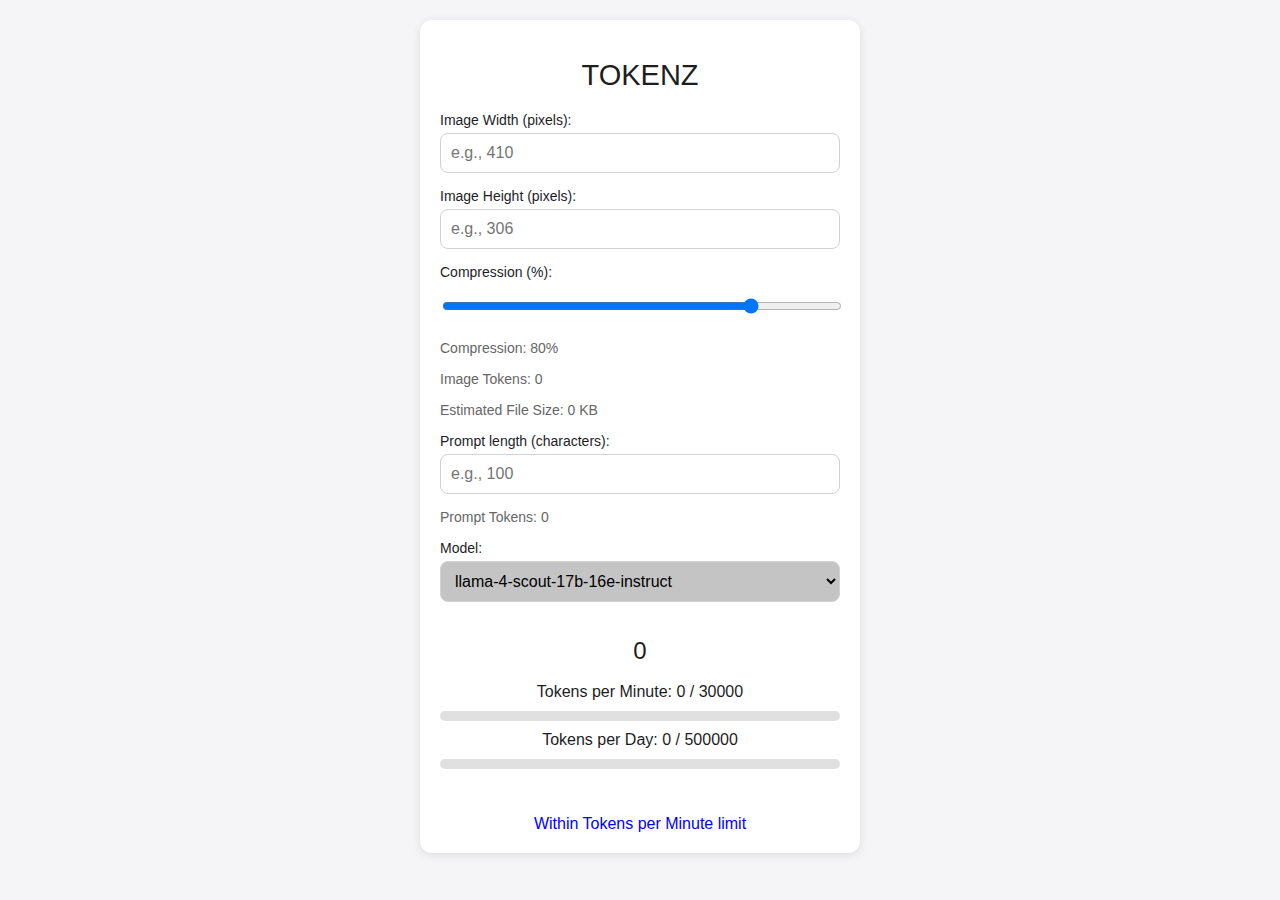
<file: calc.html>
<!DOCTYPE html>
<html lang="en">
<head>
    <meta charset="UTF-8">
    <meta name="viewport" content="width=device-width, initial-scale=1.0">
    <title>Groq Token Calculator</title>
    <style>
        body {
            font-family: -apple-system, BlinkMacSystemFont, 'SF Pro Display', sans-serif;
            margin: 20px;
            background-color: #f5f5f7;
            color: #1d1d1f;
        }
        .container {
            max-width: 400px;
            margin: 0 auto;
            background: white;
            padding: 20px;
            border-radius: 12px;
            box-shadow: 0 2px 10px rgba(0,0,0,0.1);
        }
        h1 {
            text-align: center;
            font-weight: 300;
        }
        label {
            display: block;
            margin-bottom: 5px;
            font-size: 14px;
            font-family: 'SF Pro Text', -apple-system, sans-serif;
        }
        input {
            width: 100%;
            border: 1px solid #d1d1d6;
            border-radius: 8px;
            padding: 10px;
            font-size: 16px;
            box-sizing: border-box;
            margin-bottom: 15px;
        }
        input:focus, select:focus {
            outline: none;
            border-color: #007aff;
            box-shadow: 0 0 0 2px rgba(0,122,255,0.2);
        }
        select {
            width: 100%;
            border: 1px solid #d1d1d6;
            border-radius: 8px;
            padding: 10px;
            font-size: 16px;
            box-sizing: border-box;
            margin-bottom: 15px;
            background-color: #C4C4C4;
        }
        button {
            width: 100%;
            background: #007aff;
            color: white;
            border: none;
            border-radius: 8px;
            padding: 12px;
            font-size: 16px;
            cursor: pointer;
        }
        button:hover {
            background: #0056cc;
        }
        #result {
            margin-top: 20px;
            text-align: center;
            font-size: 16px;
            font-family: 'SF Pro Text', -apple-system, sans-serif;
        }
        .progress-bar {
            width: 100%;
            height: 10px;
            background: #e0e0e0;
            border-radius: 5px;
            overflow: hidden;
            margin: 10px 0;
        }
        .progress {
            height: 100%;
            border-radius: 10px;
            transition: width 0.3s;
        }
        .red .progress {
            background: red;
        }
        .orange .progress {
            background: orange;
        }
        .blue .progress {
            background: blue;
        }
        #jpgTokens, #promptTokens {
            font-family: 'SF Pro Text', -apple-system, sans-serif;
        }
    </style>
</head>
<body>
    <div class="container">
        <h1 style="font-size: 29px; font-weight: 500; font-family: 'SF Pro Text', -apple-system, sans-serif;">TOKENZ</h1>
        <label for="imageWidth">Image Width (pixels):</label>
        <input type="number" id="imageWidth" placeholder="e.g., 410" oninput="updateTokens()">
        
        <label for="imageHeight">Image Height (pixels):</label>
        <input type="number" id="imageHeight" placeholder="e.g., 306" oninput="updateTokens()">

        <label for="compression">Compression (%):</label>
        <input type="range" id="compression" min="0" max="100" value="80" oninput="updateTokens()">
        <div id="compressionValue" style="margin-bottom: 15px; font-size: 14px; color: #666;">Compression: 80%</div>

        <div id="jpgTokens" style="margin-bottom: 15px; font-size: 14px; color: #666;">Image Tokens: 0</div>
        <div id="fileSize" style="margin-bottom: 15px; font-size: 14px; color: #666;">Estimated File Size: 0 KB</div>

        <label for="promptChars">Prompt length (characters):</label>
        <input type="number" id="promptChars" placeholder="e.g., 100" oninput="updateTokens()">
        <div id="promptTokens" style="margin-bottom: 15px; font-size: 14px; color: #666;">Prompt Tokens: 0</div>

        <label for="model">Model:</label>
        <select id="model" onchange="updateTokens()">
            <option value="scout">llama-4-scout-17b-16e-instruct</option>
            <option value="maverick">llama-4-maverick-17b-128e-instruct</option>
        </select>
        
        <div id="result"></div>
    </div>

    <script>
        function updateTokens() {
            const width = parseInt(document.getElementById('imageWidth').value) || 0;
            const height = parseInt(document.getElementById('imageHeight').value) || 0;
            const compression = parseInt(document.getElementById('compression').value) || 0;
            const promptChars = parseInt(document.getElementById('promptChars').value) || 0;

            // Update compression display
            document.getElementById('compressionValue').innerText = `Compression: ${compression}%`;

            // Estimated file size based on quality (higher % = higher quality = lower compression ratio)
            const quality = compression;
            const compressionRatio = 1 + (15 * (100 - quality) / 100);
            const fileSizeKB = Math.ceil((width * height * 3) / (compressionRatio * 1024));

            // Image tokens based on compressed file size (approximated factor)
            const imageTokens = Math.ceil(fileSizeKB * 30);
            const promptTokens = Math.ceil(promptChars / 4);

            document.getElementById('jpgTokens').innerText = `Image Tokens: ${imageTokens}`;
            document.getElementById('fileSize').innerText = `Estimated File Size: ${fileSizeKB} KB`;
            document.getElementById('promptTokens').innerText = `Prompt Tokens: ${promptTokens}`;
            calculate();
        }

        function calculate() {
            const imageTokens = parseInt(document.getElementById('jpgTokens').innerText.split(': ')[1]) || 0;
            const promptTokens = parseInt(document.getElementById('promptTokens').innerText.split(': ')[1]) || 0;
            const totalTokens = imageTokens + promptTokens;
            const model = document.getElementById('model').value;
            let tpm, tpd;
            if (model === 'scout') {
                tpm = 30000;
                tpd = 500000;
            } else {
                tpm = 6000;
                tpd = 500000;
            }
            const tpmPercent = Math.min((totalTokens / tpm) * 100, 100);
            const tpdPercent = Math.min((totalTokens / tpd) * 100, 100);
            let resultText = `<span style="font-size: 24px; font-weight: 500; font-family: 'SF Pro Text', -apple-system, sans-serif;">${totalTokens}</span><br><br>`;
            resultText += `Tokens per Minute: ${totalTokens} / ${tpm}<br>`;
            resultText += `<div class="progress-bar red"><div class="progress" style="width: ${tpmPercent}%"></div></div>`;
            resultText += `Tokens per Day: ${totalTokens} / ${tpd}<br>`;
            resultText += `<div class="progress-bar blue"><div class="progress" style="width: ${tpdPercent}%"></div></div>`;
            resultText += '<br><br>';
            if (totalTokens > tpm) {
                resultText += '<span style="color: red;">Exceeds Tokens per Minute limit!</span>';
            } else {
                resultText += '<span style="color: blue;">Within Tokens per Minute limit</span>';
            }
            document.getElementById('result').innerHTML = resultText;
        }

        window.onload = function() {
            updateTokens();
        };
    </script>
</body>
</html>
</file>
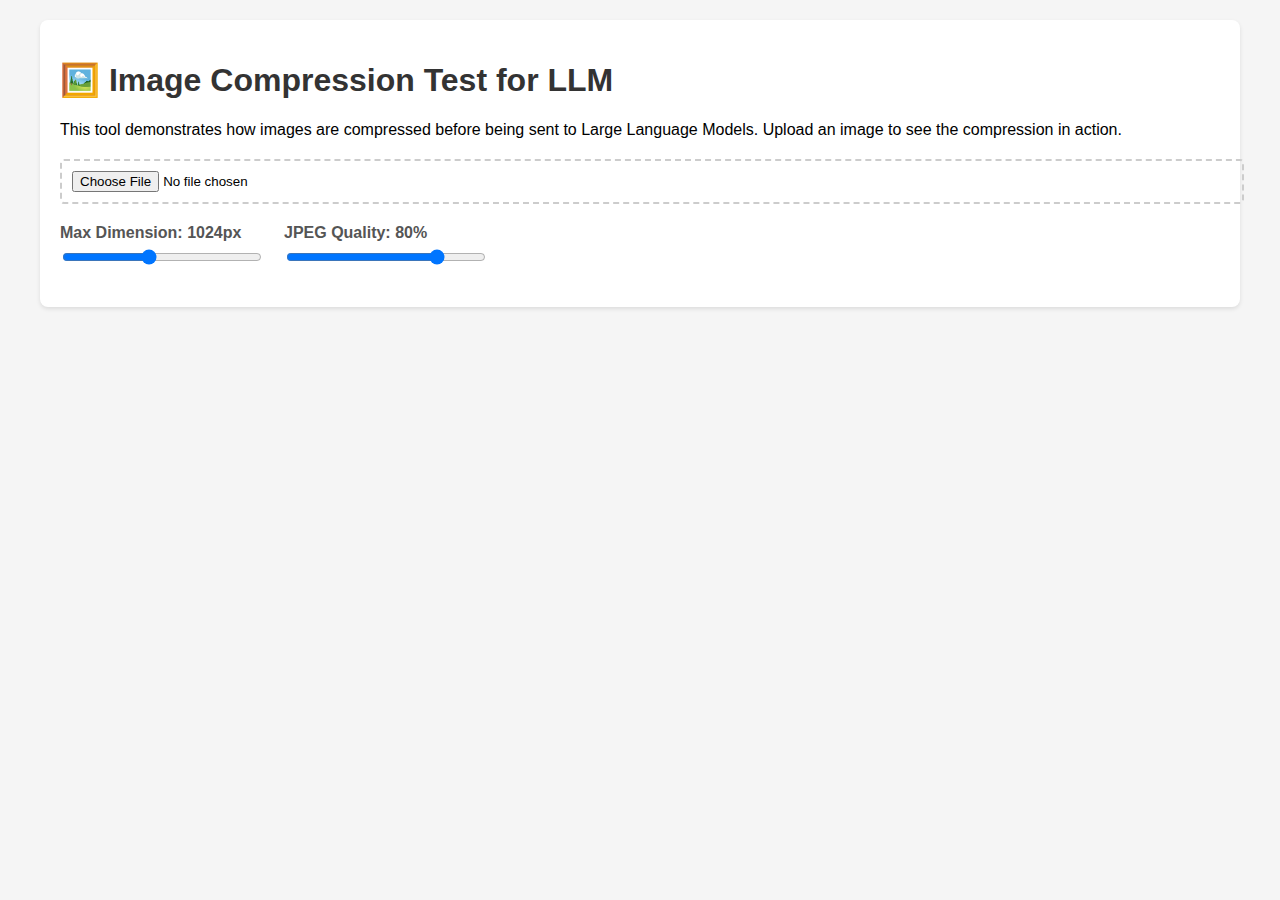
<file: image-compression-test.html>
<!DOCTYPE html>
<html lang="en">
<head>
    <meta charset="UTF-8">
    <meta name="viewport" content="width=device-width, initial-scale=1.0">
    <title>Image Compression Test for LLM</title>
    <style>
        body {
            font-family: Arial, sans-serif;
            max-width: 1200px;
            margin: 0 auto;
            padding: 20px;
            background: #f5f5f5;
        }
        .container {
            background: white;
            padding: 20px;
            border-radius: 8px;
            box-shadow: 0 2px 4px rgba(0,0,0,0.1);
            margin-bottom: 20px;
        }
        h1 {
            color: #333;
        }
        .upload-section {
            margin: 20px 0;
        }
        input[type="file"] {
            padding: 10px;
            border: 2px dashed #ccc;
            border-radius: 4px;
            width: 100%;
            cursor: pointer;
        }
        .controls {
            margin: 20px 0;
            display: flex;
            gap: 20px;
            flex-wrap: wrap;
        }
        .control-group {
            display: flex;
            flex-direction: column;
            gap: 5px;
        }
        label {
            font-weight: bold;
            color: #555;
        }
        input[type="range"] {
            width: 200px;
        }
        .comparison {
            display: grid;
            grid-template-columns: 1fr 1fr;
            gap: 20px;
            margin-top: 20px;
        }
        .image-box {
            border: 1px solid #ddd;
            padding: 10px;
            border-radius: 4px;
        }
        .image-box h3 {
            margin-top: 0;
            color: #666;
        }
        .image-box img {
            max-width: 100%;
            height: auto;
            border: 1px solid #eee;
        }
        .stats {
            margin-top: 10px;
            padding: 10px;
            background: #f9f9f9;
            border-radius: 4px;
            font-size: 14px;
        }
        .stats div {
            margin: 5px 0;
        }
        .highlight {
            color: #0066cc;
            font-weight: bold;
        }
        button {
            background: #0066cc;
            color: white;
            border: none;
            padding: 10px 20px;
            border-radius: 4px;
            cursor: pointer;
            font-size: 16px;
        }
        button:hover {
            background: #0052a3;
        }
        .base64-preview {
            margin-top: 10px;
            padding: 10px;
            background: #f0f0f0;
            border-radius: 4px;
            font-family: monospace;
            font-size: 12px;
            word-break: break-all;
            max-height: 150px;
            overflow-y: auto;
        }
        @media (max-width: 768px) {
            .comparison {
                grid-template-columns: 1fr;
            }
        }
    </style>
</head>
<body>
    <div class="container">
        <h1>🖼️ Image Compression Test for LLM</h1>
        <p>This tool demonstrates how images are compressed before being sent to Large Language Models. Upload an image to see the compression in action.</p>
        
        <div class="upload-section">
            <input type="file" id="imageInput" accept="image/*">
        </div>

        <div class="controls">
            <div class="control-group">
                <label for="maxDimension">Max Dimension: <span id="maxDimValue">1024</span>px</label>
                <input type="range" id="maxDimension" min="256" max="2048" value="1024" step="256">
            </div>
            <div class="control-group">
                <label for="quality">JPEG Quality: <span id="qualityValue">80</span>%</label>
                <input type="range" id="quality" min="10" max="100" value="80" step="5">
            </div>
            <div class="control-group">
                <button id="downloadBtn" style="display: none;">Download Compressed Image</button>
            </div>
        </div>
    </div>

    <div class="comparison" id="comparison" style="display: none;">
        <div class="image-box">
            <h3>📷 Original Image</h3>
            <img id="originalImage" alt="Original">
            <div class="stats" id="originalStats"></div>
        </div>

        <div class="image-box">
            <h3>🗜️ Compressed Image (Sent to LLM)</h3>
            <img id="compressedImage" alt="Compressed">
            <div class="stats" id="compressedStats"></div>
            <div class="base64-preview" id="base64Preview"></div>
        </div>
    </div>

    <script>
        const imageInput = document.getElementById('imageInput');
        const maxDimensionSlider = document.getElementById('maxDimension');
        const qualitySlider = document.getElementById('quality');
        const maxDimValue = document.getElementById('maxDimValue');
        const qualityValue = document.getElementById('qualityValue');
        const comparison = document.getElementById('comparison');
        const originalImage = document.getElementById('originalImage');
        const compressedImage = document.getElementById('compressedImage');
        const originalStats = document.getElementById('originalStats');
        const compressedStats = document.getElementById('compressedStats');
        const base64Preview = document.getElementById('base64Preview');
        const downloadBtn = document.getElementById('downloadBtn');

        let currentFile = null;
        let compressedBlob = null;

        // Update slider values
        maxDimensionSlider.addEventListener('input', (e) => {
            maxDimValue.textContent = e.target.value;
            if (currentFile) processImage(currentFile);
        });

        qualitySlider.addEventListener('input', (e) => {
            qualityValue.textContent = e.target.value;
            if (currentFile) processImage(currentFile);
        });

        // Handle file upload
        imageInput.addEventListener('change', (e) => {
            const file = e.target.files[0];
            if (file && file.type.startsWith('image/')) {
                currentFile = file;
                processImage(file);
            }
        });

        // Download compressed image
        downloadBtn.addEventListener('click', () => {
            if (compressedBlob) {
                const url = URL.createObjectURL(compressedBlob);
                const a = document.createElement('a');
                a.href = url;
                a.download = 'compressed-for-llm.jpg';
                a.click();
                URL.revokeObjectURL(url);
            }
        });

        function processImage(file) {
            const reader = new FileReader();
            
            reader.onload = (e) => {
                const img = new Image();
                img.onload = () => {
                    // Show original
                    originalImage.src = e.target.result;
                    displayStats(originalStats, {
                        width: img.width,
                        height: img.height,
                        size: file.size,
                        format: file.type
                    }, 'Original');

                    // Compress image
                    compressImage(img);
                    comparison.style.display = 'grid';
                };
                img.src = e.target.result;
            };
            
            reader.readAsDataURL(file);
        }

        function compressImage(img) {
            const maxDim = parseInt(maxDimensionSlider.value);
            const quality = parseInt(qualitySlider.value) / 100;

            // Calculate new dimensions
            let width = img.width;
            let height = img.height;
            
            if (width > maxDim || height > maxDim) {
                if (width > height) {
                    height = Math.round((height * maxDim) / width);
                    width = maxDim;
                } else {
                    width = Math.round((width * maxDim) / height);
                    height = maxDim;
                }
            }

            // Create canvas and draw resized image
            const canvas = document.createElement('canvas');
            canvas.width = width;
            canvas.height = height;
            const ctx = canvas.getContext('2d');
            
            // Use better image smoothing
            ctx.imageSmoothingEnabled = true;
            ctx.imageSmoothingQuality = 'high';
            ctx.drawImage(img, 0, 0, width, height);

            // Convert to JPEG with quality setting
            canvas.toBlob((blob) => {
                compressedBlob = blob;
                const url = URL.createObjectURL(blob);
                compressedImage.src = url;

                // Convert to base64 for display
                canvas.toBlob((base64Blob) => {
                    const reader = new FileReader();
                    reader.onload = () => {
                        const base64 = reader.result;
                        displayStats(compressedStats, {
                            width: width,
                            height: height,
                            size: blob.size,
                            format: 'image/jpeg'
                        }, 'Compressed', base64);
                        
                        // Show base64 preview
                        base64Preview.textContent = base64.substring(0, 500) + '...\n\n[Total length: ' + base64.length + ' characters]';
                        downloadBtn.style.display = 'block';
                    };
                    reader.readAsDataURL(base64Blob);
                }, 'image/jpeg', quality);
            }, 'image/jpeg', quality);
        }

        function displayStats(element, data, label, base64 = null) {
            const sizeKB = (data.size / 1024).toFixed(2);
            const sizeMB = (data.size / (1024 * 1024)).toFixed(2);
            
            let html = `
                <div><strong>${label} Stats:</strong></div>
                <div>Dimensions: <span class="highlight">${data.width} × ${data.height}px</span></div>
                <div>File Size: <span class="highlight">${sizeKB} KB</span> (${sizeMB} MB)</div>
                <div>Format: <span class="highlight">${data.format}</span></div>
            `;

            if (base64) {
                html += `<div>Base64 Length: <span class="highlight">${base64.length.toLocaleString()} chars</span></div>`;
            }

            element.innerHTML = html;
        }
    </script>
</body>
</html>
</file>
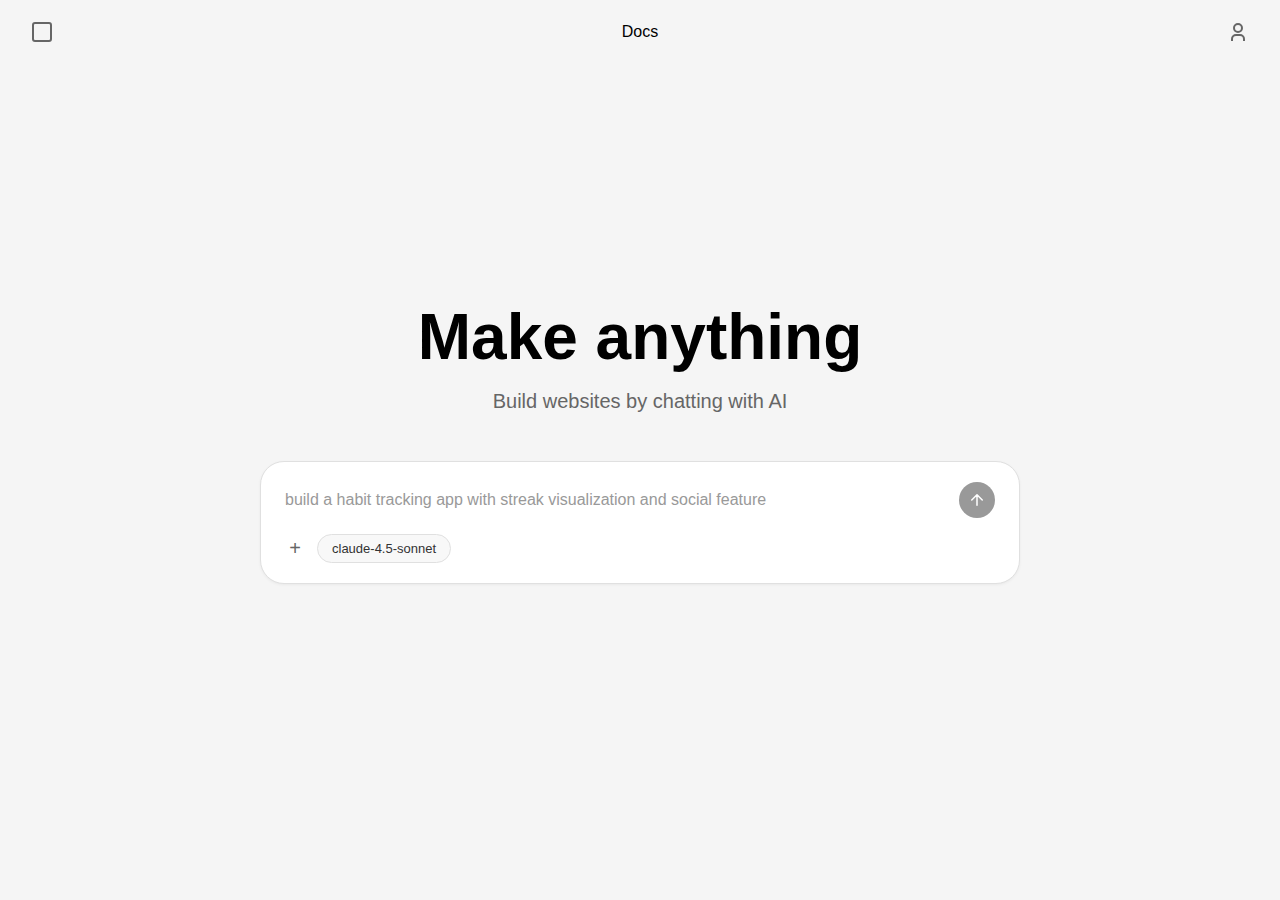
<file: mock.html>
<!DOCTYPE html>
<html lang="en">
<head>
    <meta charset="UTF-8">
    <meta name="viewport" content="width=device-width, initial-scale=1.0">
    <title>Docs</title>
    <style>
        * {
            margin: 0;
            padding: 0;
            box-sizing: border-box;
        }

        body {
            font-family: -apple-system, BlinkMacSystemFont, 'Segoe UI', Roboto, Oxygen, Ubuntu, Cantarell, sans-serif;
            background-color: #f5f5f5;
            min-height: 100vh;
            display: flex;
            flex-direction: column;
        }

        header {
            display: flex;
            justify-content: space-between;
            align-items: center;
            padding: 20px 30px;
        }

        .menu-icon, .user-icon {
            width: 24px;
            height: 24px;
            cursor: pointer;
            color: #666;
        }

        .logo {
            font-size: 16px;
            font-weight: 500;
            color: #000;
        }

        main {
            flex: 1;
            display: flex;
            flex-direction: column;
            align-items: center;
            justify-content: center;
            padding: 40px 20px;
            margin-top: -80px;
        }

        h1 {
            font-size: 64px;
            font-weight: 600;
            color: #000;
            margin-bottom: 16px;
            text-align: center;
        }

        .subtitle {
            font-size: 20px;
            color: #666;
            margin-bottom: 48px;
            text-align: center;
        }

        .input-container {
            width: 100%;
            max-width: 760px;
            background: white;
            border: 1px solid #e0e0e0;
            border-radius: 24px;
            padding: 20px 24px;
            box-shadow: 0 1px 3px rgba(0, 0, 0, 0.05);
        }

        .input-wrapper {
            display: flex;
            align-items: center;
            gap: 12px;
            margin-bottom: 16px;
        }

        .input-field {
            flex: 1;
            border: none;
            outline: none;
            font-size: 16px;
            color: #666;
            background: transparent;
        }

        .input-field::placeholder {
            color: #999;
        }

        .send-button {
            width: 36px;
            height: 36px;
            border-radius: 50%;
            background: #999;
            border: none;
            cursor: pointer;
            display: flex;
            align-items: center;
            justify-content: center;
            flex-shrink: 0;
        }

        .send-button svg {
            width: 18px;
            height: 18px;
            color: white;
        }

        .bottom-bar {
            display: flex;
            align-items: center;
            gap: 12px;
        }

        .plus-button {
            width: 20px;
            height: 20px;
            border: none;
            background: transparent;
            cursor: pointer;
            color: #666;
            font-size: 20px;
            display: flex;
            align-items: center;
            justify-content: center;
            padding: 0;
        }

        .model-selector {
            padding: 6px 14px;
            border: 1px solid #e0e0e0;
            border-radius: 16px;
            background: #f8f8f8;
            font-size: 13px;
            color: #333;
            cursor: pointer;
        }
    </style>
</head>
<body>
    <header>
        <div class="menu-icon">
            <svg width="24" height="24" viewBox="0 0 24 24" fill="none" stroke="currentColor" stroke-width="2">
                <rect x="3" y="3" width="18" height="18" rx="2"/>
            </svg>
        </div>
        <div class="logo">Docs</div>
        <div class="user-icon">
            <svg width="24" height="24" viewBox="0 0 24 24" fill="none" stroke="currentColor" stroke-width="2">
                <circle cx="12" cy="8" r="4"/>
                <path d="M6 21v-2a4 4 0 0 1 4-4h4a4 4 0 0 1 4 4v2"/>
            </svg>
        </div>
    </header>

    <main>
        <h1>Make anything</h1>
        <p class="subtitle">Build websites by chatting with AI</p>

        <div class="input-container">
            <div class="input-wrapper">
                <input
                    type="text"
                    class="input-field"
                    placeholder="build a habit tracking app with streak visualization and social feature"
                />
                <button class="send-button">
                    <svg width="18" height="18" viewBox="0 0 24 24" fill="none" stroke="currentColor" stroke-width="2" stroke-linecap="round" stroke-linejoin="round">
                        <path d="M12 19V5M5 12l7-7 7 7"/>
                    </svg>
                </button>
            </div>
            <div class="bottom-bar">
                <button class="plus-button">+</button>
                <div class="model-selector">claude-4.5-sonnet</div>
            </div>
        </div>
    </main>
</body>
</html>
</file>
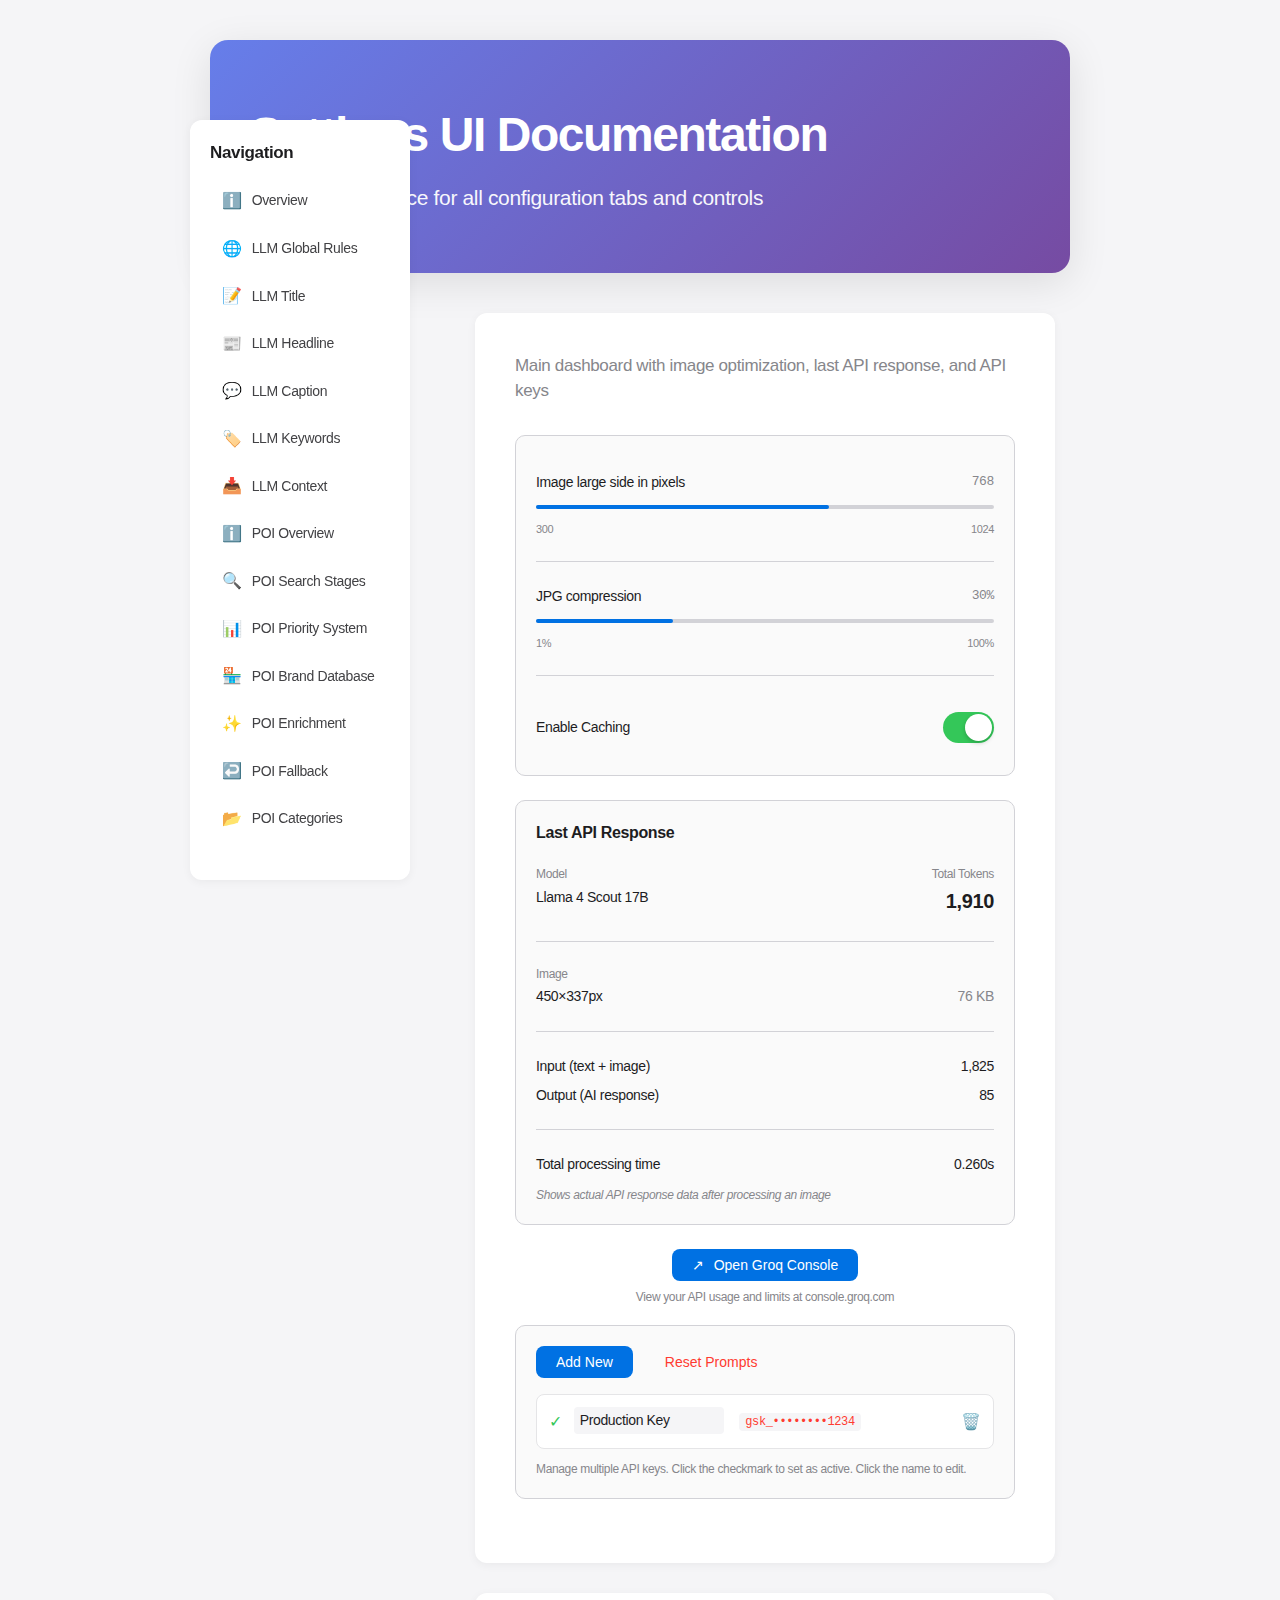
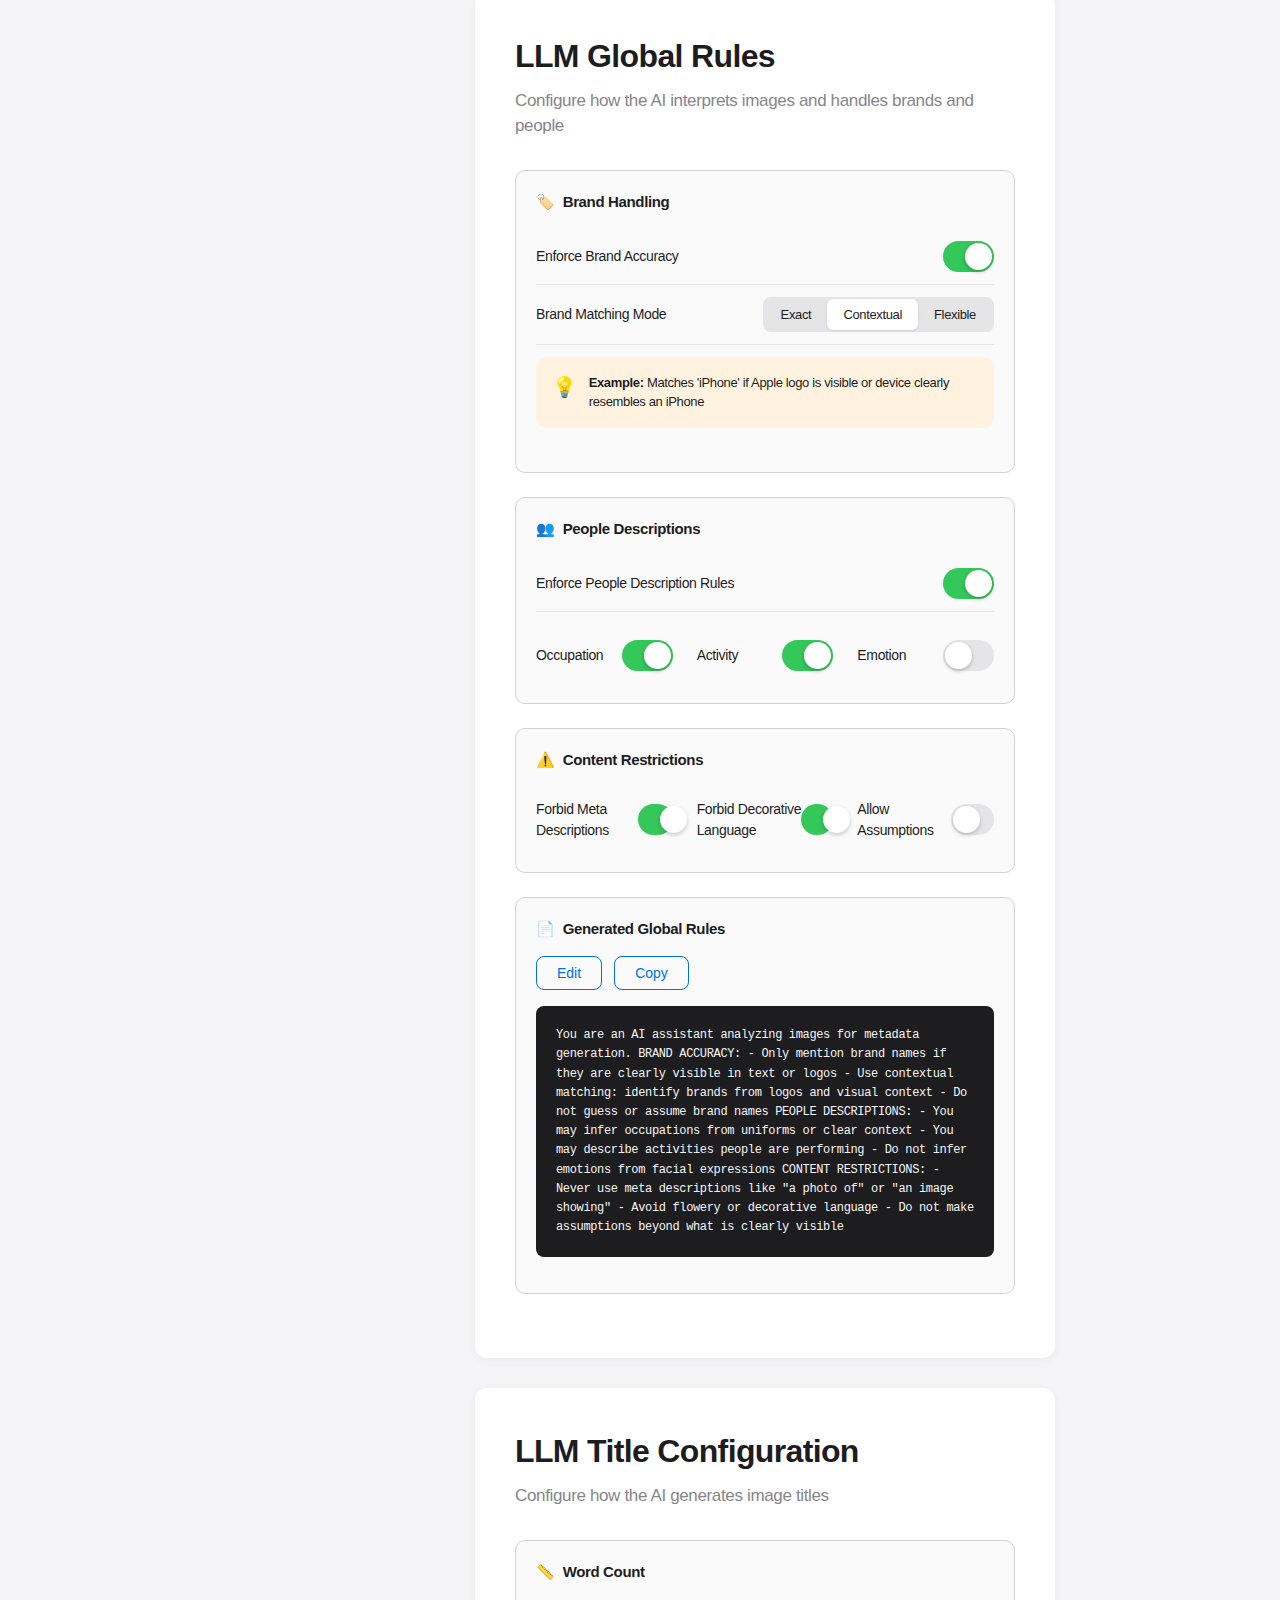
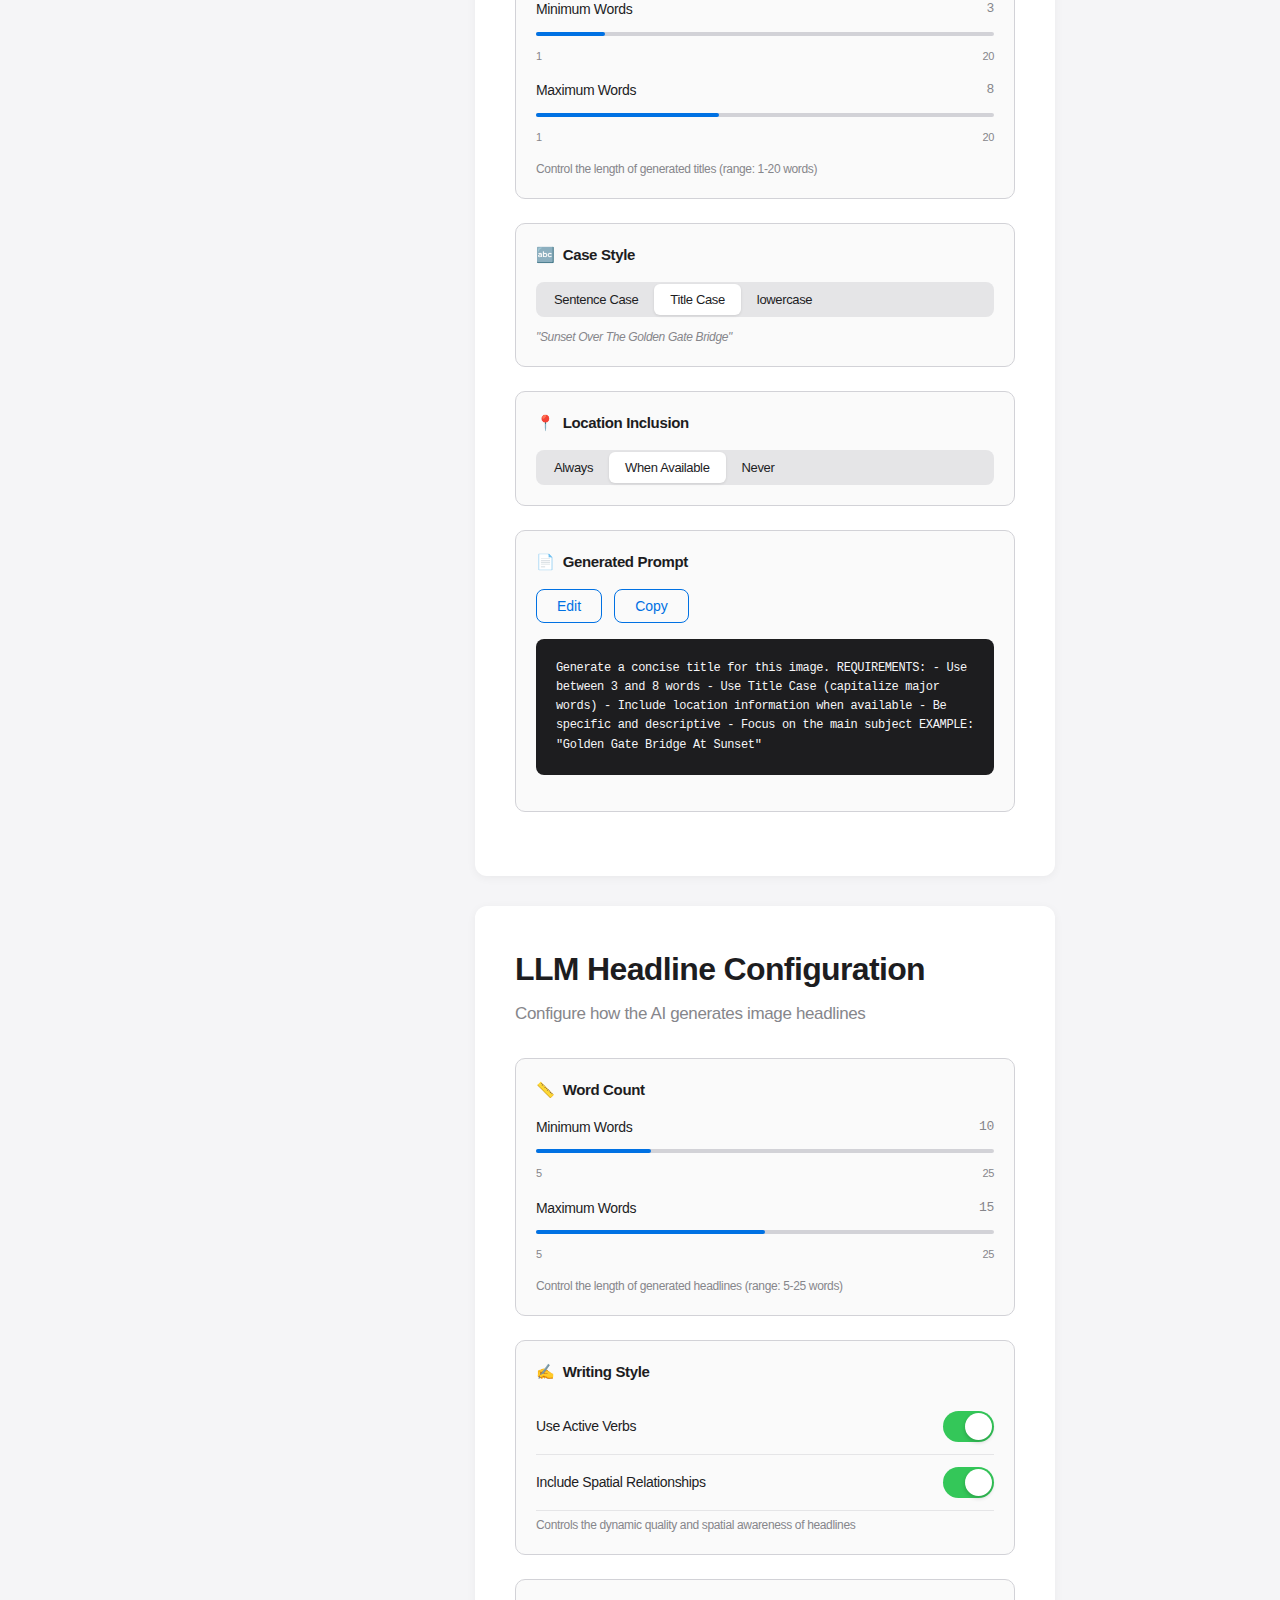
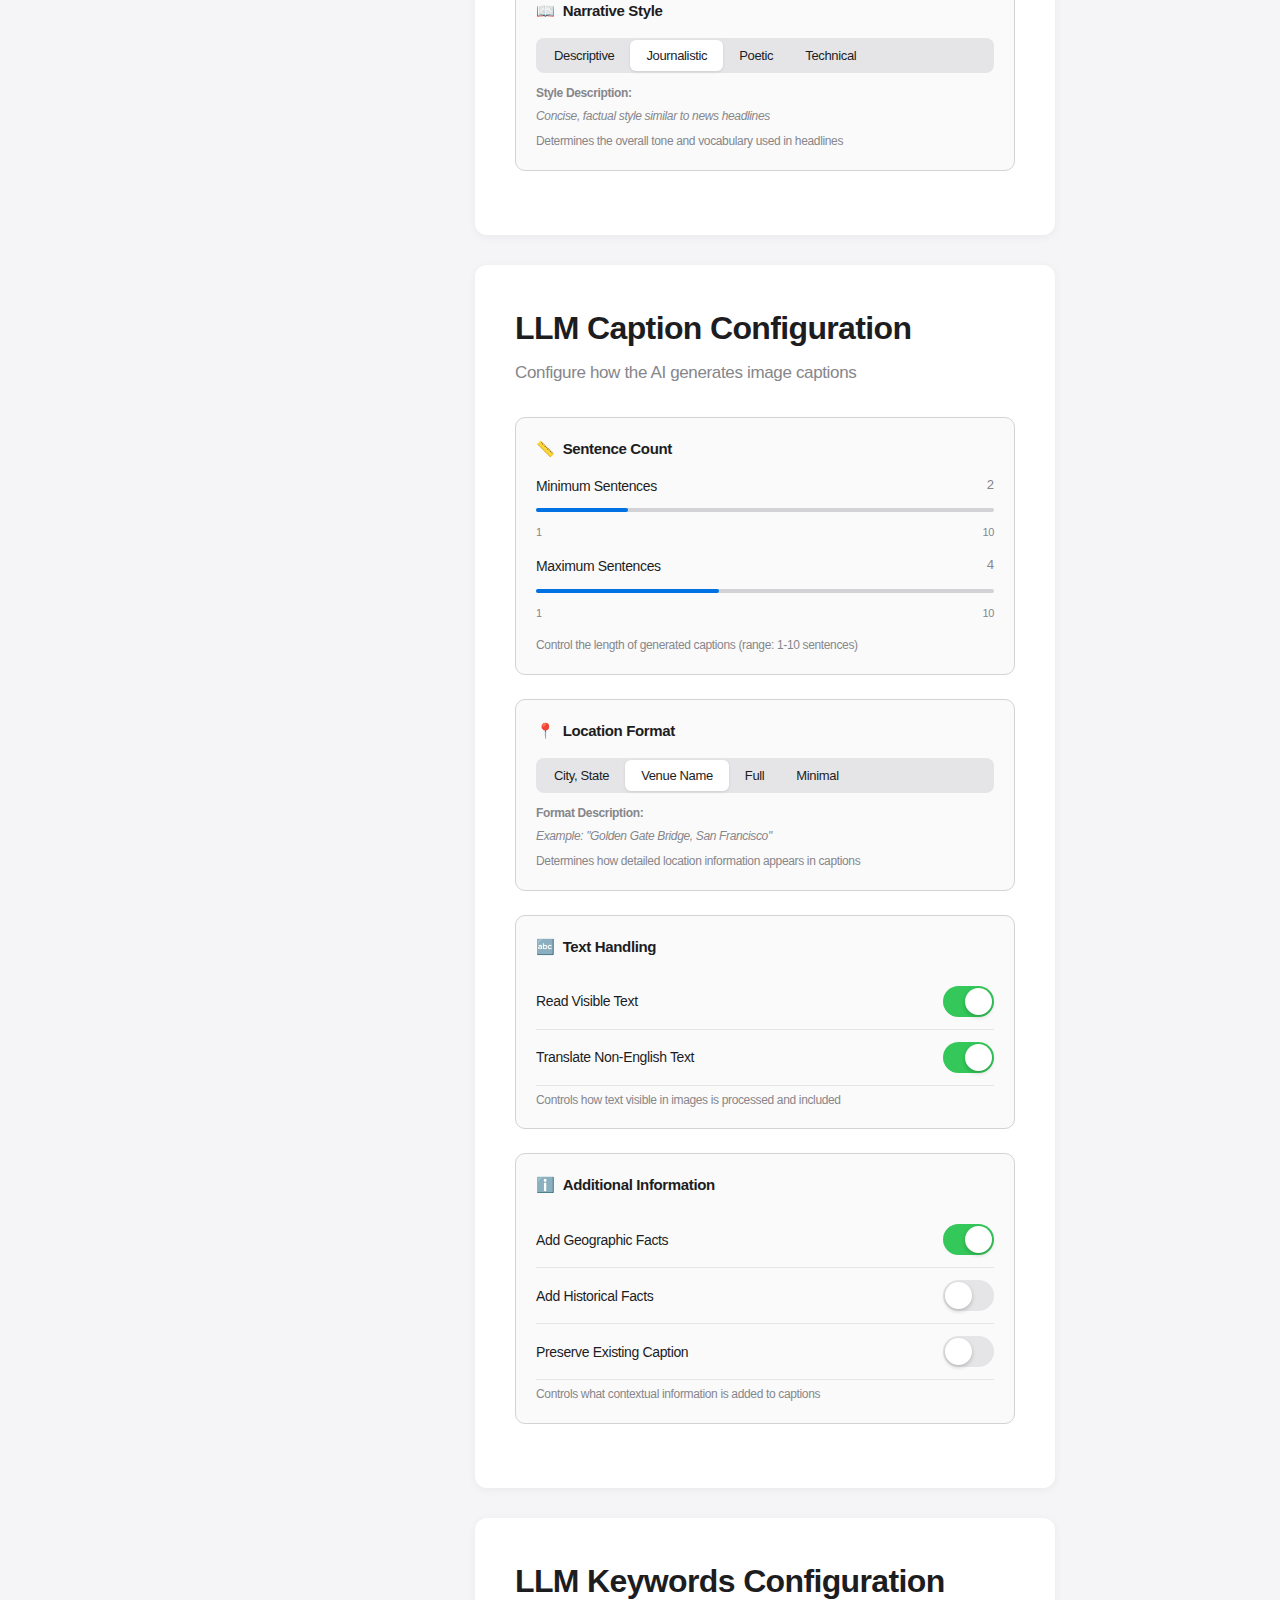
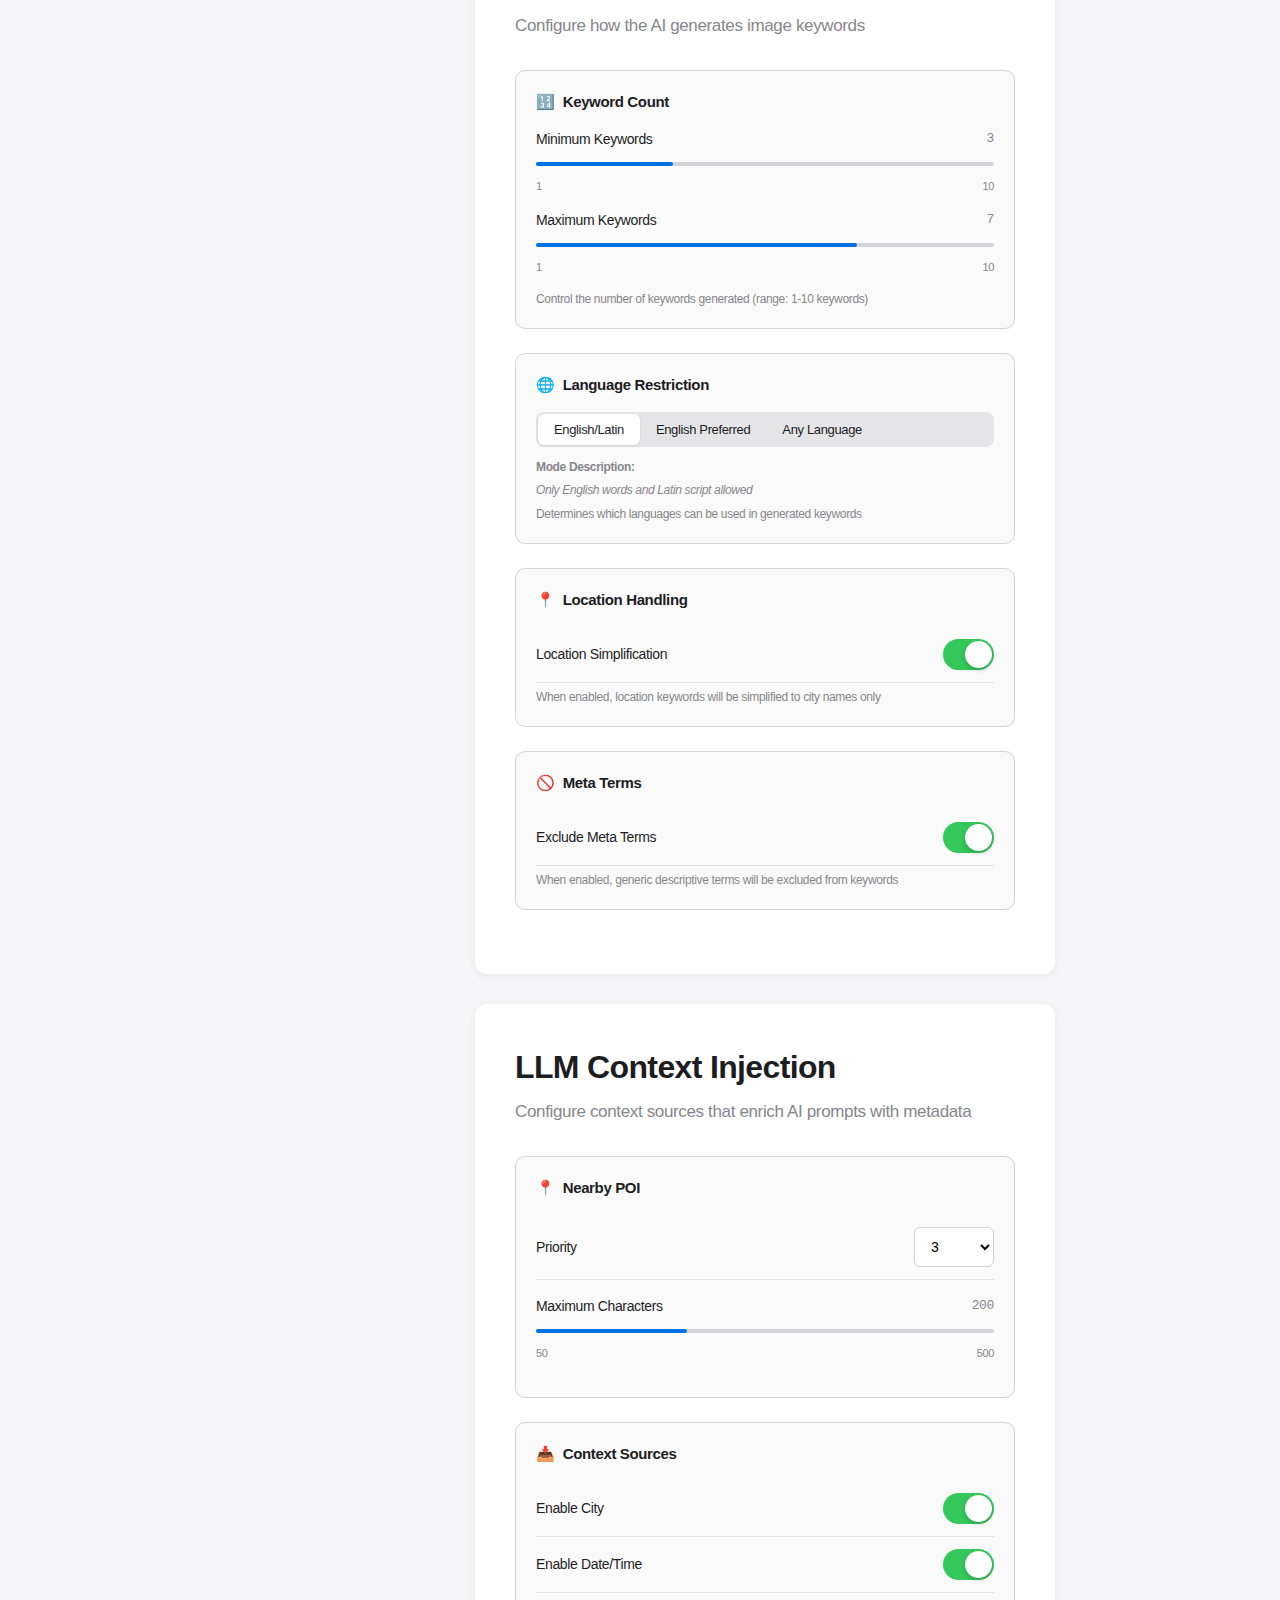
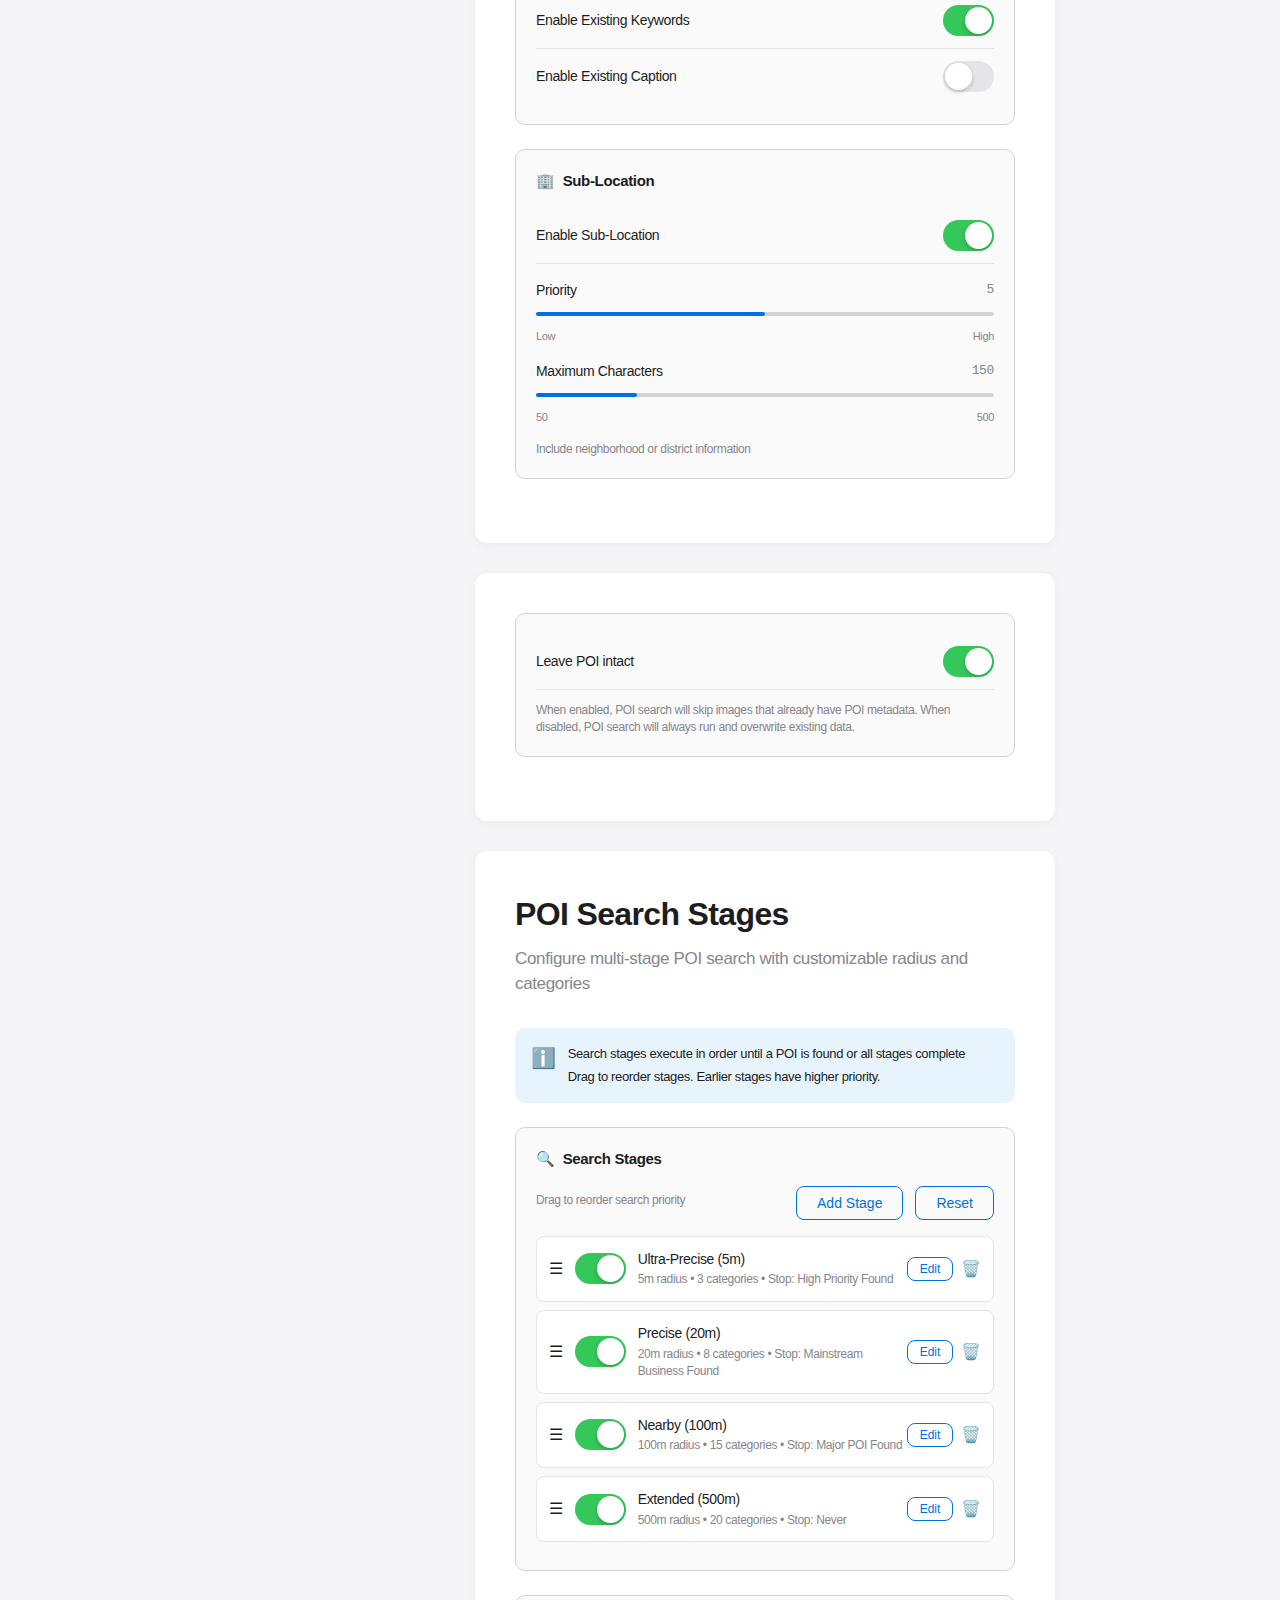
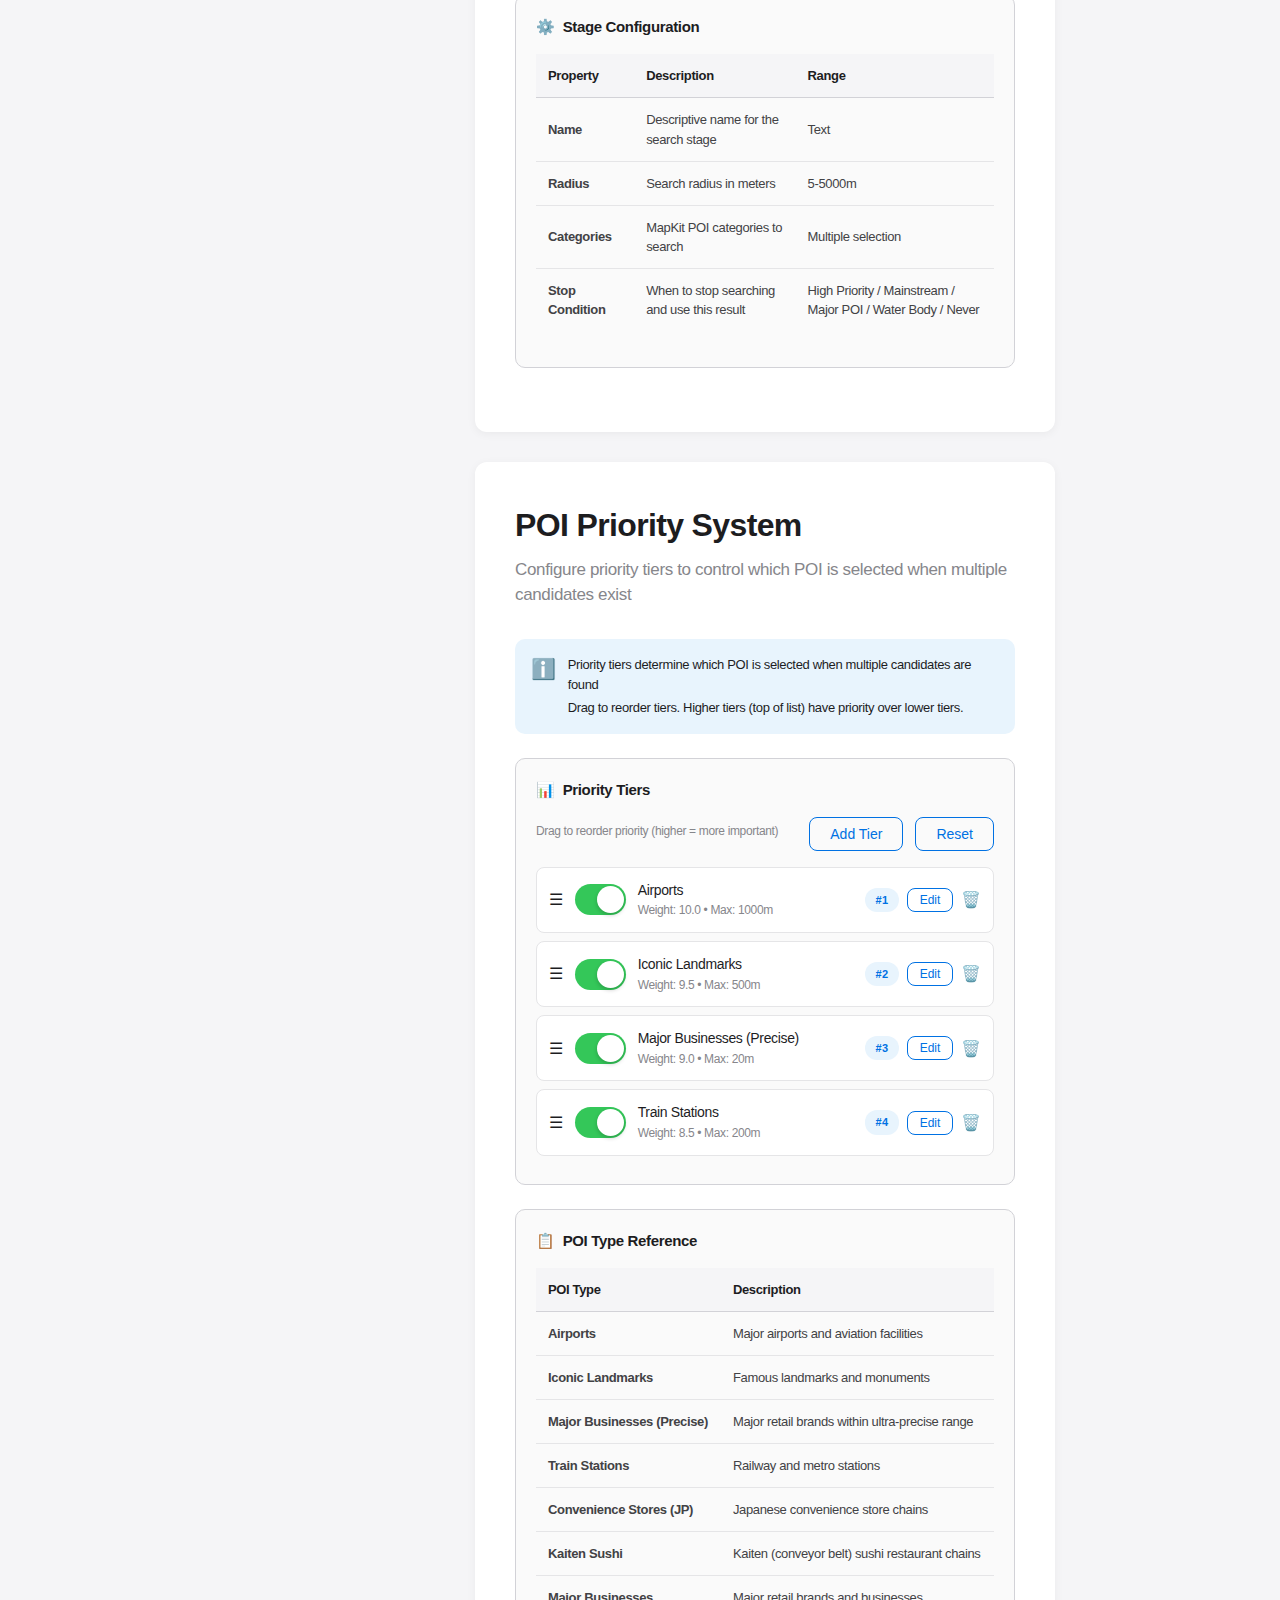
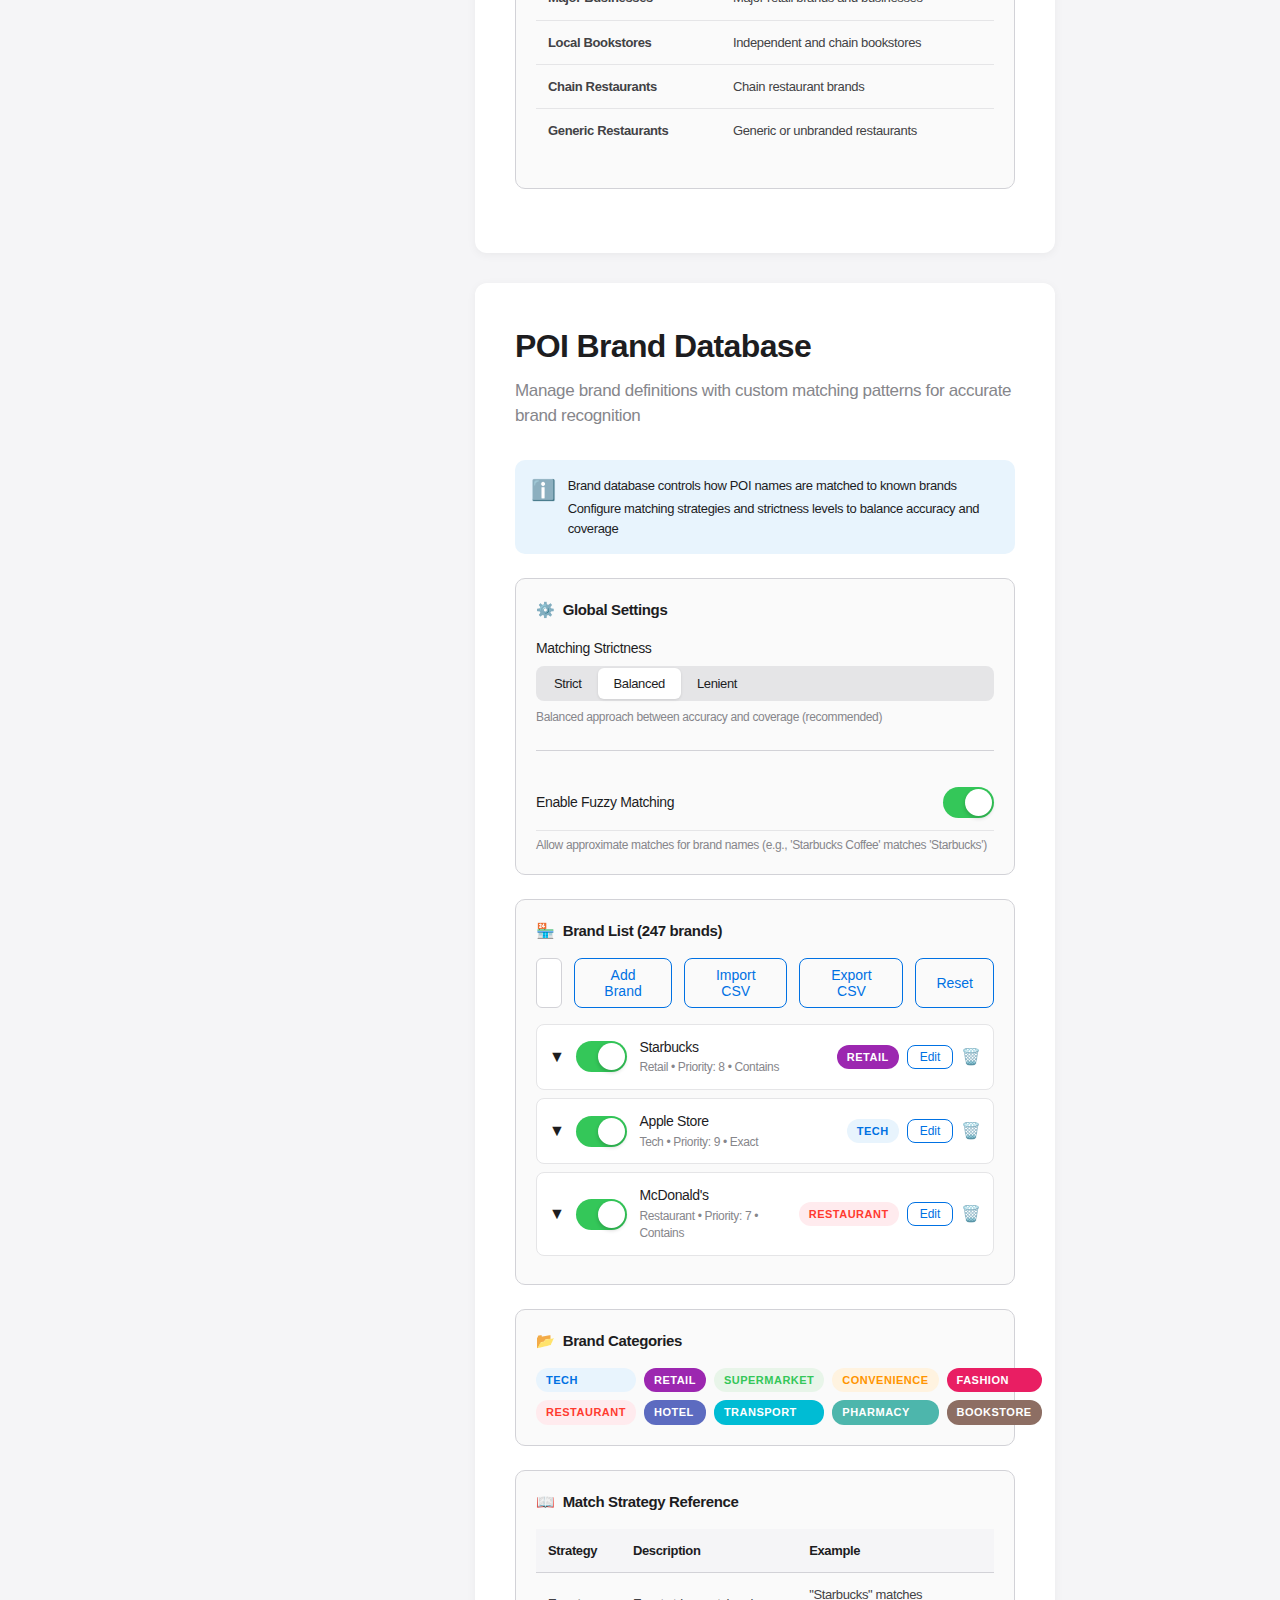
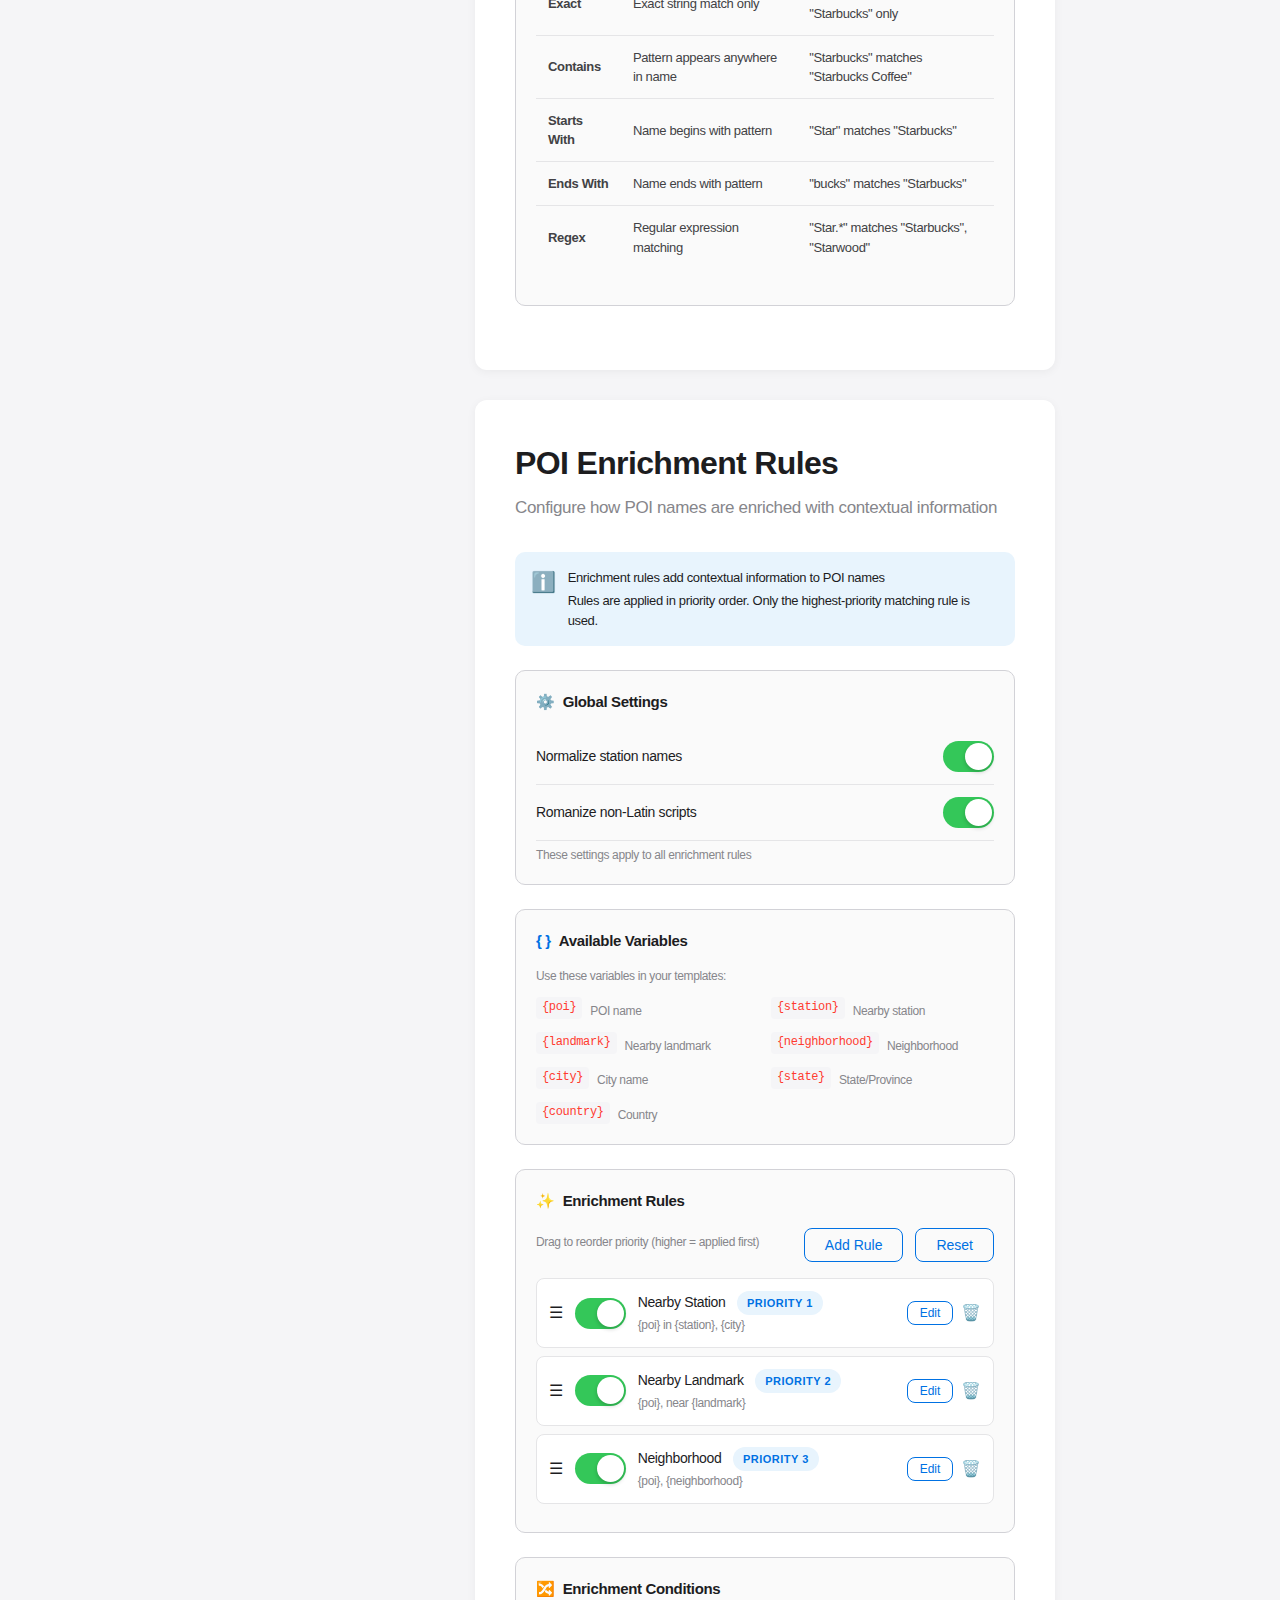
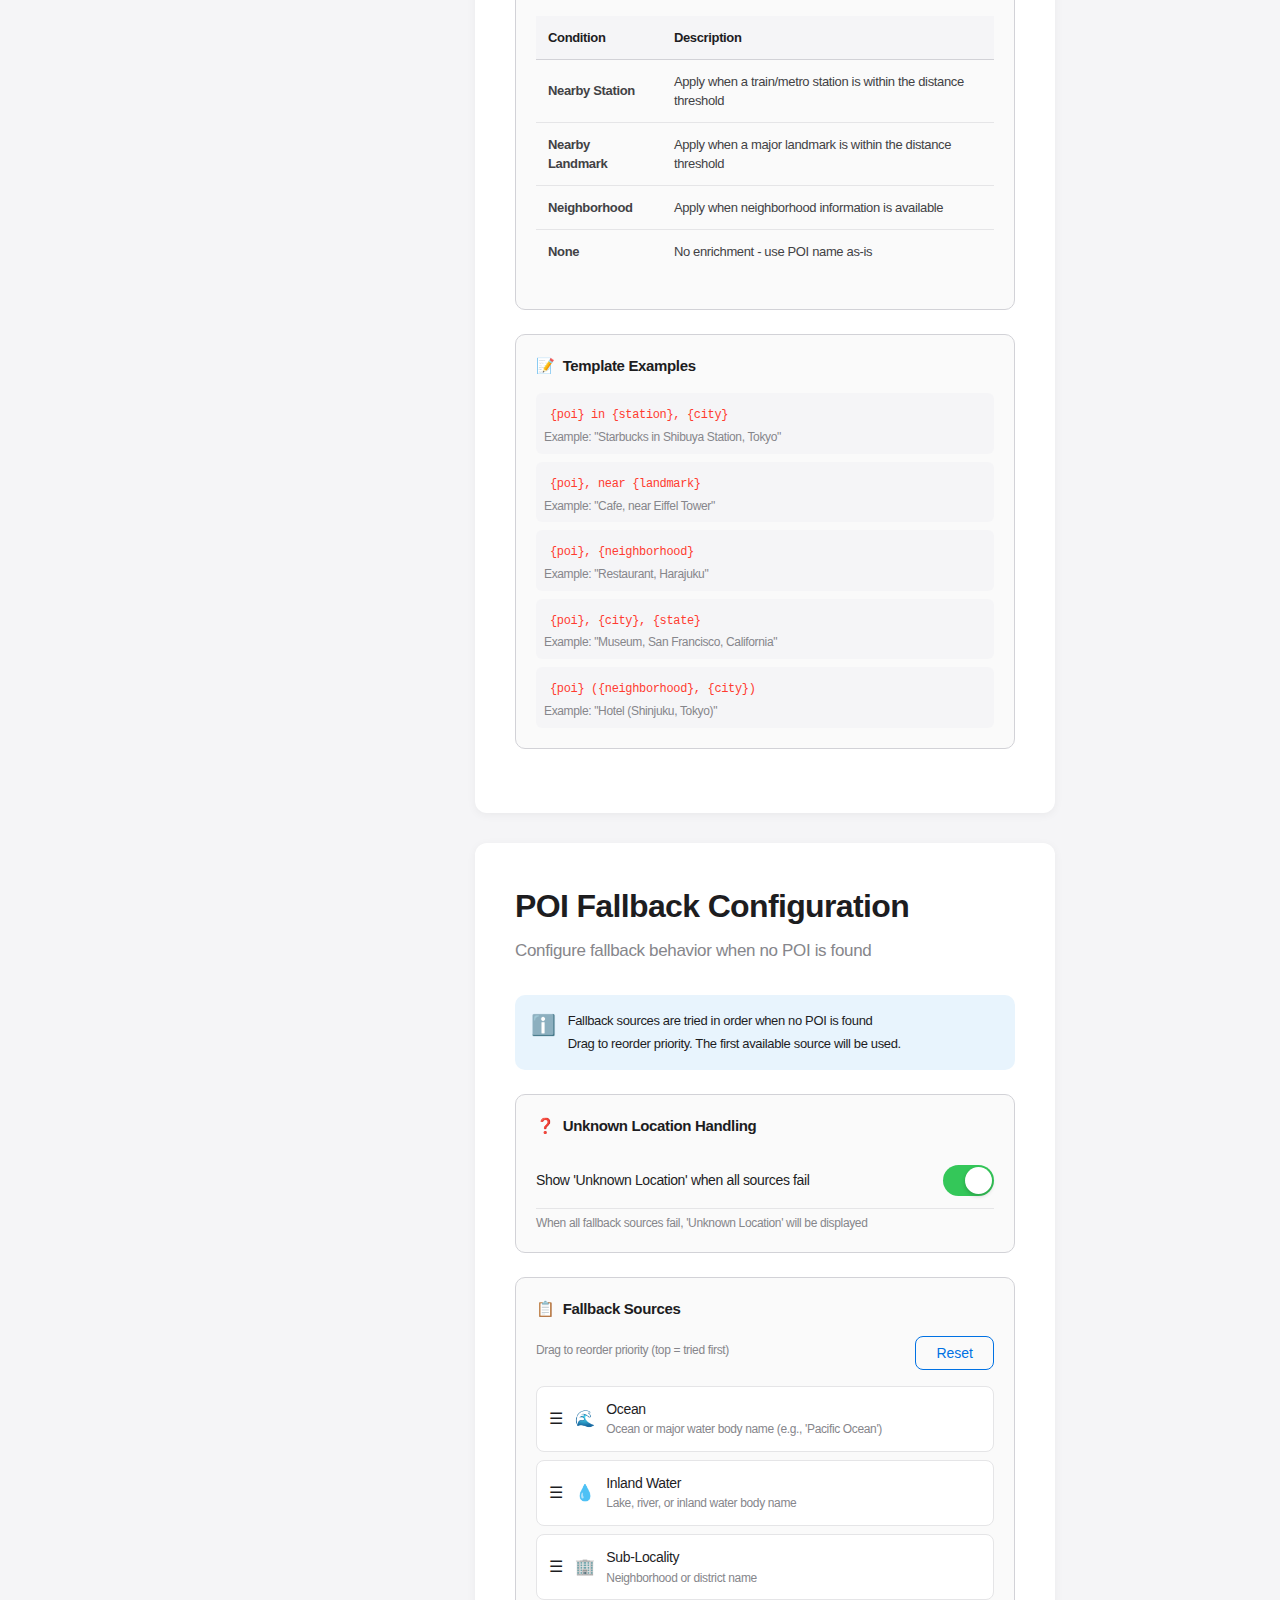
<file: set.html>
<!DOCTYPE html>
<html lang="en">
<head>
    <meta charset="UTF-8">
    <meta name="viewport" content="width=device-width, initial-scale=1.0">
    <title>Settings UI Complete Documentation</title>
    <style>
        * {
            margin: 0;
            padding: 0;
            box-sizing: border-box;
        }
        
        body {
            font-family: -apple-system, BlinkMacSystemFont, 'Segoe UI', 'Helvetica Neue', Arial, sans-serif;
            background-color: #f5f5f7;
            color: #1d1d1f;
            line-height: 1.47059;
            font-weight: 400;
            letter-spacing: -0.022em;
            overflow-x: hidden;
        }
        
        html {
            scroll-behavior: smooth;
        }
        
        .container {
            max-width: 900px;
            margin: 0 auto;
            padding: 40px 20px;
        }
        
        .main-content {
            position: relative;
            padding-left: 250px;
        }
        
        .header {
            background: linear-gradient(135deg, #667eea 0%, #764ba2 100%);
            color: white;
            padding: 60px 40px;
            border-radius: 18px;
            margin-bottom: 40px;
            box-shadow: 0 10px 40px rgba(0,0,0,0.1);
        }
        
        .header h1 {
            font-size: 48px;
            font-weight: 700;
            margin-bottom: 12px;
            letter-spacing: -0.03em;
        }
        
        .header p {
            font-size: 21px;
            opacity: 0.95;
            font-weight: 400;
        }
        
        .sidebar-nav {
            background: white;
            border-radius: 12px;
            padding: 20px;
            box-shadow: 0 2px 10px rgba(0,0,0,0.05);
            position: fixed;
            left: calc(50% - 450px);
            top: 120px;
            width: 220px;
            height: calc(100vh - 140px);
            overflow-y: hidden;
            z-index: 100;
        }
        
        .content-area {
            width: 580px;
            margin: 0 auto;
        }
        
        .sidebar-nav h2 {
            font-size: 17px;
            font-weight: 600;
            margin-bottom: 16px;
            color: #1d1d1f;
        }
        
        .sidebar-nav ul {
            list-style: none;
        }
        
        .sidebar-nav li {
            margin-bottom: 8px;
        }
        
        .sidebar-nav a {
            display: flex;
            align-items: center;
            padding: 8px 12px;
            color: #424245;
            text-decoration: none;
            border-radius: 8px;
            font-size: 14px;
            transition: all 0.2s ease;
        }
        
        .sidebar-nav a:hover {
            background-color: #f5f5f7;
            color: #0071e3;
        }
        
        .sidebar-nav .icon {
            margin-right: 10px;
            font-size: 16px;
        }
        
        .tab-section {
            background: white;
            border-radius: 12px;
            padding: 40px;
            margin-bottom: 30px;
            box-shadow: 0 2px 10px rgba(0,0,0,0.05);
            width: 100%;
        }
        
        .tab-section h2 {
            font-size: 32px;
            font-weight: 700;
            margin-bottom: 8px;
            color: #1d1d1f;
            letter-spacing: -0.02em;
        }
        
        .tab-section .subtitle {
            font-size: 17px;
            color: #86868b;
            margin-bottom: 32px;
        }
        
        .group-box {
            border: 1px solid #d2d2d7;
            border-radius: 10px;
            padding: 20px;
            margin-bottom: 24px;
            background-color: #fafafa;
        }
        
        .group-box-label {
            display: flex;
            align-items: center;
            font-size: 15px;
            font-weight: 600;
            margin-bottom: 16px;
            color: #1d1d1f;
        }
        
        .group-box-label .icon {
            margin-right: 8px;
            color: #0071e3;
        }
        
        .control-row {
            display: flex;
            align-items: center;
            justify-content: space-between;
            padding: 12px 0;
            border-bottom: 1px solid #e5e5e7;
        }
        
        .control-row:last-child {
            border-bottom: none;
        }
        
        .control-label {
            font-size: 14px;
            color: #1d1d1f;
            font-weight: 500;
        }
        
        .control-value {
            font-size: 13px;
            color: #86868b;
            font-family: 'SF Mono', Monaco, monospace;
        }
        
        .toggle {
            display: inline-block;
            width: 51px;
            height: 31px;
            background-color: #e5e5e7;
            border-radius: 16px;
            position: relative;
            cursor: pointer;
        }
        
        .toggle.on {
            background-color: #34c759;
        }
        
        .toggle::after {
            content: '';
            position: absolute;
            width: 27px;
            height: 27px;
            border-radius: 50%;
            background: white;
            top: 2px;
            left: 2px;
            transition: 0.3s;
            box-shadow: 0 2px 4px rgba(0,0,0,0.2);
        }
        
        .toggle.on::after {
            left: 22px;
        }
        
        .slider-container {
            margin: 16px 0;
        }
        
        .slider {
            width: 100%;
            height: 4px;
            background: #d2d2d7;
            border-radius: 2px;
            position: relative;
            margin: 12px 0;
        }
        
        .slider-fill {
            height: 100%;
            background: #0071e3;
            border-radius: 2px;
        }
        
        .slider-labels {
            display: flex;
            justify-content: space-between;
            font-size: 11px;
            color: #86868b;
            margin-top: 6px;
        }
        
        .segmented-control {
            display: inline-flex;
            background-color: #e5e5e7;
            border-radius: 8px;
            padding: 2px;
        }
        
        .segmented-control-item {
            padding: 6px 16px;
            font-size: 13px;
            color: #1d1d1f;
            border-radius: 6px;
            cursor: pointer;
            transition: all 0.2s ease;
        }
        
        .segmented-control-item.selected {
            background-color: white;
            box-shadow: 0 1px 3px rgba(0,0,0,0.1);
        }
        
        .button {
            display: inline-block;
            padding: 8px 20px;
            background-color: #0071e3;
            color: white;
            border-radius: 8px;
            font-size: 14px;
            font-weight: 500;
            text-decoration: none;
            border: none;
            cursor: pointer;
            transition: all 0.2s ease;
        }
        
        .button:hover {
            background-color: #0077ed;
        }
        
        .button.secondary {
            background-color: transparent;
            color: #0071e3;
            border: 1px solid #0071e3;
        }
        
        .button.secondary:hover {
            background-color: #f5f5f7;
        }
        
        .button.danger {
            background-color: transparent;
            color: #ff3b30;
            border: none;
        }
        
        .button.danger:hover {
            background-color: #fff5f5;
        }
        
        .info-box {
            display: flex;
            padding: 16px;
            background-color: #e8f4fd;
            border-radius: 10px;
            margin-bottom: 24px;
        }
        
        .info-box .icon {
            color: #0071e3;
            font-size: 20px;
            margin-right: 12px;
            flex-shrink: 0;
        }
        
        .info-box-content {
            font-size: 13px;
            color: #1d1d1f;
            line-height: 1.5;
        }
        
        .text-field {
            width: 100%;
            padding: 10px 12px;
            border: 1px solid #d2d2d7;
            border-radius: 6px;
            font-size: 14px;
            font-family: inherit;
            background-color: white;
        }
        
        .text-field:focus {
            outline: none;
            border-color: #0071e3;
            box-shadow: 0 0 0 3px rgba(0,113,227,0.1);
        }
        
        .text-editor {
            width: 100%;
            min-height: 120px;
            padding: 12px;
            border: 1px solid #d2d2d7;
            border-radius: 6px;
            font-size: 12px;
            font-family: 'SF Mono', Monaco, monospace;
            background-color: #fafafa;
            resize: vertical;
        }
        
        .badge {
            display: inline-block;
            padding: 4px 10px;
            border-radius: 12px;
            font-size: 11px;
            font-weight: 600;
            text-transform: uppercase;
            letter-spacing: 0.5px;
        }
        
        .badge.blue {
            background-color: #e8f4fd;
            color: #0071e3;
        }
        
        .badge.green {
            background-color: #e8f5e9;
            color: #34c759;
        }
        
        .badge.orange {
            background-color: #fff3e0;
            color: #ff9500;
        }
        
        .badge.red {
            background-color: #ffebee;
            color: #ff3b30;
        }
        
        .progress-bar {
            width: 100%;
            height: 6px;
            background-color: #e5e5e7;
            border-radius: 3px;
            overflow: hidden;
            margin: 8px 0;
        }
        
        .progress-fill {
            height: 100%;
            border-radius: 3px;
            transition: width 0.3s ease;
        }
        
        .progress-fill.red {
            background-color: #ff3b30;
        }
        
        .progress-fill.orange {
            background-color: #ff9500;
        }
        
        .progress-fill.green {
            background-color: #34c759;
        }
        
        .list-item {
            display: flex;
            align-items: center;
            padding: 12px;
            background-color: white;
            border-radius: 8px;
            margin-bottom: 8px;
            border: 1px solid #e5e5e7;
        }
        
        .list-item .icon {
            margin-right: 12px;
            color: #0071e3;
        }
        
        .list-item-content {
            flex: 1;
        }
        
        .list-item-title {
            font-size: 14px;
            font-weight: 500;
            color: #1d1d1f;
            margin-bottom: 2px;
        }
        
        .list-item-subtitle {
            font-size: 12px;
            color: #86868b;
        }
        
        .divider {
            height: 1px;
            background-color: #d2d2d7;
            margin: 24px 0;
        }
        
        .caption {
            font-size: 12px;
            color: #86868b;
            margin-top: 6px;
            line-height: 1.4;
        }
        
        .caption.italic {
            font-style: italic;
        }
        
        table {
            width: 100%;
            border-collapse: collapse;
            margin: 16px 0;
        }
        
        th {
            text-align: left;
            padding: 12px;
            background-color: #f5f5f7;
            font-size: 13px;
            font-weight: 600;
            color: #1d1d1f;
            border-bottom: 1px solid #d2d2d7;
        }
        
        td {
            padding: 12px;
            font-size: 13px;
            color: #424245;
            border-bottom: 1px solid #e5e5e7;
        }
        
        tr:last-child td {
            border-bottom: none;
        }
        
        .two-column {
            display: grid;
            grid-template-columns: 1fr 1fr;
            gap: 20px;
            margin-bottom: 24px;
        }
        
        @media (max-width: 1024px) {
            .main-content {
                padding-left: 0;
            }
            
            .sidebar-nav {
                position: relative;
                left: 0;
                top: 0;
                width: 100%;
                max-height: none;
                margin-bottom: 20px;
            }
            
            .content-area {
                width: 100%;
            }
            
            .two-column {
                grid-template-columns: 1fr;
            }
        }
        
        code {
            background-color: #f5f5f7;
            padding: 2px 6px;
            border-radius: 4px;
            font-family: 'SF Mono', Monaco, monospace;
            font-size: 12px;
            color: #ff3b30;
        }
        
        .prompt-display {
            background-color: #1d1d1f;
            color: #f5f5f7;
            padding: 20px;
            border-radius: 8px;
            font-family: 'SF Mono', Monaco, monospace;
            font-size: 12px;
            line-height: 1.6;
            overflow-x: auto;
            margin: 16px 0;
        }
    </style>
</head>
<body>
    <div class="container">
        <div class="header">
            <h1>Settings UI Documentation</h1>
            <p>Complete reference for all configuration tabs and controls</p>
        </div>
        
        <div class="main-content">
            <div class="sidebar-nav">
                <h2>Navigation</h2>
                <ul>
                    <li><a href="#overview"><span class="icon">ℹ️</span> Overview</a></li>
                    <li><a href="#llm-global-rules"><span class="icon">🌐</span> LLM Global Rules</a></li>
                    <li><a href="#llm-title"><span class="icon">📝</span> LLM Title</a></li>
                    <li><a href="#llm-headline"><span class="icon">📰</span> LLM Headline</a></li>
                    <li><a href="#llm-caption"><span class="icon">💬</span> LLM Caption</a></li>
                    <li><a href="#llm-keywords"><span class="icon">🏷️</span> LLM Keywords</a></li>
                    <li><a href="#llm-context"><span class="icon">📥</span> LLM Context</a></li>
                    <li><a href="#poi-overview"><span class="icon">ℹ️</span> POI Overview</a></li>
                    <li><a href="#poi-search-stages"><span class="icon">🔍</span> POI Search Stages</a></li>
                    <li><a href="#poi-priority-system"><span class="icon">📊</span> POI Priority System</a></li>
                    <li><a href="#poi-brand-database"><span class="icon">🏪</span> POI Brand Database</a></li>
                    <li><a href="#poi-enrichment"><span class="icon">✨</span> POI Enrichment</a></li>
                    <li><a href="#poi-fallback"><span class="icon">↩️</span> POI Fallback</a></li>
                    <li><a href="#poi-categories"><span class="icon">📂</span> POI Categories</a></li>
                </ul>
            </div>
            
            <div class="content-area">

        <!-- OVERVIEW TAB -->
        <div class="tab-section" id="overview">
            <p class="subtitle">Main dashboard with image optimization, last API response, and API keys</p>
            
            <!-- Image Optimization (moved to top, no label/icon) -->
            <div class="group-box">
                <div class="slider-container">
                    <div style="display: flex; justify-content: space-between; margin-bottom: 8px;">
                        <span class="control-label">Image large side in pixels</span>
                        <span class="control-value">768</span>
                    </div>
                    <div class="slider">
                        <div class="slider-fill" style="width: 64%;"></div>
                    </div>
                    <div class="slider-labels">
                        <span>300</span>
                        <span>1024</span>
                    </div>
                </div>
                
                <div class="divider"></div>
                
                <div class="slider-container">
                    <div style="display: flex; justify-content: space-between; margin-bottom: 8px;">
                        <span class="control-label">JPG compression</span>
                        <span class="control-value">30%</span>
                    </div>
                    <div class="slider">
                        <div class="slider-fill" style="width: 30%;"></div>
                    </div>
                    <div class="slider-labels">
                        <span>1%</span>
                        <span>100%</span>
                    </div>
                </div>
                
                <div class="divider"></div>
                
                <div class="control-row">
                    <span class="control-label">Enable Caching</span>
                    <div class="toggle on"></div>
                </div>
            </div>
            
            <!-- Last API Response (no label/icon) -->
            <div class="group-box">
                <div style="font-weight: 600; margin-bottom: 16px;">Last API Response</div>
                
                <div style="display: flex; justify-content: space-between; margin-bottom: 12px;">
                    <div>
                        <div class="caption">Model</div>
                        <div style="font-size: 14px; margin-top: 4px;">Llama 4 Scout 17B</div>
                    </div>
                    <div style="text-align: right;">
                        <div class="caption">Total Tokens</div>
                        <div style="font-size: 20px; font-weight: 600; margin-top: 4px;">1,910</div>
                    </div>
                </div>
                
                <div class="divider"></div>
                
                <div style="margin-bottom: 12px;">
                    <div class="caption">Image</div>
                    <div style="display: flex; justify-content: space-between; margin-top: 4px;">
                        <span style="font-size: 14px;">450×337px</span>
                        <span style="font-size: 14px; color: #86868b;">76 KB</span>
                    </div>
                </div>
                
                <div class="divider"></div>
                
                <div style="margin-bottom: 12px;">
                    <div style="display: flex; justify-content: space-between; margin-bottom: 8px;">
                        <span style="font-size: 14px;">Input (text + image)</span>
                        <span style="font-size: 14px;">1,825</span>
                    </div>
                    <div style="display: flex; justify-content: space-between;">
                        <span style="font-size: 14px;">Output (AI response)</span>
                        <span style="font-size: 14px;">85</span>
                    </div>
                </div>
                
                <div class="divider"></div>
                
                <div style="display: flex; justify-content: space-between;">
                    <span style="font-size: 14px;">Total processing time</span>
                    <span style="font-size: 14px;">0.260s</span>
                </div>
                
                <p class="caption" style="margin-top: 12px; font-style: italic;">Shows actual API response data after processing an image</p>
            </div>
            
            <!-- Groq Console Button -->
            <div style="text-align: center; margin: 20px 0;">
                <button class="button">
                    <span style="margin-right: 6px;">↗</span> Open Groq Console
                </button>
                <p class="caption" style="margin-top: 8px;">View your API usage and limits at console.groq.com</p>
            </div>
            
            <!-- API Keys Section (moved to bottom, no label/icon) -->
            <div class="group-box">
                <div style="display: flex; gap: 12px; margin-bottom: 16px;">
                    <button class="button">Add New</button>
                    <button class="button danger">Reset Prompts</button>
                </div>
                
                <div class="list-item">
                    <span class="icon" style="color: #34c759;">✓</span>
                    <div class="list-item-content">
                        <div class="list-item-title">
                            <span style="padding: 3px 6px; background-color: #f5f5f7; border-radius: 4px; cursor: pointer; display: inline-block; width: 150px;">Production Key</span>
                            <code style="margin-left: 12px;">gsk_••••••••1234</code>
                        </div>
                    </div>
                    <span style="color: #ff3b30; cursor: pointer;">🗑️</span>
                </div>
                
                <p class="caption" style="margin-top: 12px;">Manage multiple API keys. Click the checkmark to set as active. Click the name to edit.</p>
            </div>
        </div>

        <!-- LLM GLOBAL RULES TAB -->
        <div class="tab-section" id="llm-global-rules">
            <h2>LLM Global Rules</h2>
            <p class="subtitle">Configure how the AI interprets images and handles brands and people</p>
            
            <!-- Brand Handling -->
            <div class="group-box">
                <div class="group-box-label">
                    <span class="icon">🏷️</span> Brand Handling
                </div>
                
                <div class="control-row">
                    <span class="control-label">Enforce Brand Accuracy</span>
                    <div class="toggle on"></div>
                </div>
                
                <div class="control-row">
                    <span class="control-label">Brand Matching Mode</span>
                    <div class="segmented-control">
                        <div class="segmented-control-item">Exact</div>
                        <div class="segmented-control-item selected">Contextual</div>
                        <div class="segmented-control-item">Flexible</div>
                    </div>
                </div>
                
                <div class="info-box" style="margin-top: 12px; background-color: #fff3e0;">
                    <span class="icon" style="color: #ff9500;">💡</span>
                    <div class="info-box-content">
                        <strong>Example:</strong> Matches 'iPhone' if Apple logo is visible or device clearly resembles an iPhone
                    </div>
                </div>
            </div>
            
            <!-- People Descriptions -->
            <div class="group-box">
                <div class="group-box-label">
                    <span class="icon">👥</span> People Descriptions
                </div>
                
                <div class="control-row">
                    <span class="control-label">Enforce People Description Rules</span>
                    <div class="toggle on"></div>
                </div>
                
                <div style="display: flex; gap: 24px; margin-top: 16px;">
                    <div class="control-row" style="border: none; flex: 1;">
                        <span class="control-label">Occupation</span>
                        <div class="toggle on"></div>
                    </div>
                    <div class="control-row" style="border: none; flex: 1;">
                        <span class="control-label">Activity</span>
                        <div class="toggle on"></div>
                    </div>
                    <div class="control-row" style="border: none; flex: 1;">
                        <span class="control-label">Emotion</span>
                        <div class="toggle"></div>
                    </div>
                </div>
            </div>
            
            <!-- Content Restrictions -->
            <div class="group-box">
                <div class="group-box-label">
                    <span class="icon">⚠️</span> Content Restrictions
                </div>
                
                <div style="display: flex; gap: 24px;">
                    <div class="control-row" style="border: none; flex: 1;">
                        <span class="control-label">Forbid Meta Descriptions</span>
                        <div class="toggle on"></div>
                    </div>
                    <div class="control-row" style="border: none; flex: 1;">
                        <span class="control-label">Forbid Decorative Language</span>
                        <div class="toggle on"></div>
                    </div>
                    <div class="control-row" style="border: none; flex: 1;">
                        <span class="control-label">Allow Assumptions</span>
                        <div class="toggle"></div>
                    </div>
                </div>
            </div>
            
            <!-- Generated Prompt -->
            <div class="group-box">
                <div class="group-box-label">
                    <span class="icon">📄</span> Generated Global Rules
                </div>
                
                <div style="display: flex; gap: 12px; margin-bottom: 12px;">
                    <button class="button secondary">Edit</button>
                    <button class="button secondary">Copy</button>
                </div>
                
                <div class="prompt-display">
You are an AI assistant analyzing images for metadata generation.

BRAND ACCURACY:
- Only mention brand names if they are clearly visible in text or logos
- Use contextual matching: identify brands from logos and visual context
- Do not guess or assume brand names

PEOPLE DESCRIPTIONS:
- You may infer occupations from uniforms or clear context
- You may describe activities people are performing
- Do not infer emotions from facial expressions

CONTENT RESTRICTIONS:
- Never use meta descriptions like "a photo of" or "an image showing"
- Avoid flowery or decorative language
- Do not make assumptions beyond what is clearly visible
                </div>
            </div>
        </div>

        <!-- LLM TITLE TAB -->
        <div class="tab-section" id="llm-title">
            <h2>LLM Title Configuration</h2>
            <p class="subtitle">Configure how the AI generates image titles</p>
            
            <!-- Word Count -->
            <div class="group-box">
                <div class="group-box-label">
                    <span class="icon">📏</span> Word Count
                </div>
                
                <div class="slider-container">
                    <div style="display: flex; justify-content: space-between; margin-bottom: 8px;">
                        <span class="control-label">Minimum Words</span>
                        <span class="control-value">3</span>
                    </div>
                    <div class="slider">
                        <div class="slider-fill" style="width: 15%;"></div>
                    </div>
                    <div class="slider-labels">
                        <span>1</span>
                        <span>20</span>
                    </div>
                </div>
                
                <div class="slider-container">
                    <div style="display: flex; justify-content: space-between; margin-bottom: 8px;">
                        <span class="control-label">Maximum Words</span>
                        <span class="control-value">8</span>
                    </div>
                    <div class="slider">
                        <div class="slider-fill" style="width: 40%;"></div>
                    </div>
                    <div class="slider-labels">
                        <span>1</span>
                        <span>20</span>
                    </div>
                </div>
                
                <p class="caption">Control the length of generated titles (range: 1-20 words)</p>
            </div>
            
            <!-- Case Style -->
            <div class="group-box">
                <div class="group-box-label">
                    <span class="icon">🔤</span> Case Style
                </div>
                
                <div class="segmented-control" style="width: 100%;">
                    <div class="segmented-control-item">Sentence Case</div>
                    <div class="segmented-control-item selected">Title Case</div>
                    <div class="segmented-control-item">lowercase</div>
                </div>
                
                <p class="caption italic" style="margin-top: 12px;">"Sunset Over The Golden Gate Bridge"</p>
            </div>
            
            <!-- Location Inclusion -->
            <div class="group-box">
                <div class="group-box-label">
                    <span class="icon">📍</span> Location Inclusion
                </div>
                
                <div class="segmented-control" style="width: 100%;">
                    <div class="segmented-control-item">Always</div>
                    <div class="segmented-control-item selected">When Available</div>
                    <div class="segmented-control-item">Never</div>
                </div>
            </div>
            
            <!-- Generated Prompt -->
            <div class="group-box">
                <div class="group-box-label">
                    <span class="icon">📄</span> Generated Prompt
                </div>
                
                <div style="display: flex; gap: 12px; margin-bottom: 12px;">
                    <button class="button secondary">Edit</button>
                    <button class="button secondary">Copy</button>
                </div>
                
                <div class="prompt-display">
Generate a concise title for this image.

REQUIREMENTS:
- Use between 3 and 8 words
- Use Title Case (capitalize major words)
- Include location information when available
- Be specific and descriptive
- Focus on the main subject

EXAMPLE: "Golden Gate Bridge At Sunset"
                </div>
            </div>
        </div>
        
        <!-- LLM HEADLINE TAB -->
        <div class="tab-section" id="llm-headline">
            <h2>LLM Headline Configuration</h2>
            <p class="subtitle">Configure how the AI generates image headlines</p>
            
            <!-- Word Count -->
            <div class="group-box">
                <div class="group-box-label">
                    <span class="icon">📏</span> Word Count
                </div>
                
                <div class="slider-container">
                    <div style="display: flex; justify-content: space-between; margin-bottom: 8px;">
                        <span class="control-label">Minimum Words</span>
                        <span class="control-value">10</span>
                    </div>
                    <div class="slider">
                        <div class="slider-fill" style="width: 25%;"></div>
                    </div>
                    <div class="slider-labels">
                        <span>5</span>
                        <span>25</span>
                    </div>
                </div>
                
                <div class="slider-container">
                    <div style="display: flex; justify-content: space-between; margin-bottom: 8px;">
                        <span class="control-label">Maximum Words</span>
                        <span class="control-value">15</span>
                    </div>
                    <div class="slider">
                        <div class="slider-fill" style="width: 50%;"></div>
                    </div>
                    <div class="slider-labels">
                        <span>5</span>
                        <span>25</span>
                    </div>
                </div>
                
                <p class="caption">Control the length of generated headlines (range: 5-25 words)</p>
            </div>
            
            <!-- Writing Style -->
            <div class="group-box">
                <div class="group-box-label">
                    <span class="icon">✍️</span> Writing Style
                </div>
                
                <div class="control-row">
                    <span class="control-label">Use Active Verbs</span>
                    <div class="toggle on"></div>
                </div>
                
                <div class="control-row">
                    <span class="control-label">Include Spatial Relationships</span>
                    <div class="toggle on"></div>
                </div>
                
                <p class="caption">Controls the dynamic quality and spatial awareness of headlines</p>
            </div>
            
            <!-- Narrative Style -->
            <div class="group-box">
                <div class="group-box-label">
                    <span class="icon">📖</span> Narrative Style
                </div>
                
                <div class="segmented-control" style="width: 100%;">
                    <div class="segmented-control-item">Descriptive</div>
                    <div class="segmented-control-item selected">Journalistic</div>
                    <div class="segmented-control-item">Poetic</div>
                    <div class="segmented-control-item">Technical</div>
                </div>
                
                <p class="caption" style="margin-top: 12px;"><strong>Style Description:</strong></p>
                <p class="caption italic">Concise, factual style similar to news headlines</p>
                <p class="caption" style="margin-top: 8px;">Determines the overall tone and vocabulary used in headlines</p>
            </div>
        </div>

        <!-- LLM CAPTION TAB -->
        <div class="tab-section" id="llm-caption">
            <h2>LLM Caption Configuration</h2>
            <p class="subtitle">Configure how the AI generates image captions</p>
            
            <!-- Sentence Count -->
            <div class="group-box">
                <div class="group-box-label">
                    <span class="icon">📏</span> Sentence Count
                </div>
                
                <div class="slider-container">
                    <div style="display: flex; justify-content: space-between; margin-bottom: 8px;">
                        <span class="control-label">Minimum Sentences</span>
                        <span class="control-value">2</span>
                    </div>
                    <div class="slider">
                        <div class="slider-fill" style="width: 20%;"></div>
                    </div>
                    <div class="slider-labels">
                        <span>1</span>
                        <span>10</span>
                    </div>
                </div>
                
                <div class="slider-container">
                    <div style="display: flex; justify-content: space-between; margin-bottom: 8px;">
                        <span class="control-label">Maximum Sentences</span>
                        <span class="control-value">4</span>
                    </div>
                    <div class="slider">
                        <div class="slider-fill" style="width: 40%;"></div>
                    </div>
                    <div class="slider-labels">
                        <span>1</span>
                        <span>10</span>
                    </div>
                </div>
                
                <p class="caption">Control the length of generated captions (range: 1-10 sentences)</p>
            </div>
            
            <!-- Location Format -->
            <div class="group-box">
                <div class="group-box-label">
                    <span class="icon">📍</span> Location Format
                </div>
                
                <div class="segmented-control" style="width: 100%;">
                    <div class="segmented-control-item">City, State</div>
                    <div class="segmented-control-item selected">Venue Name</div>
                    <div class="segmented-control-item">Full</div>
                    <div class="segmented-control-item">Minimal</div>
                </div>
                
                <p class="caption" style="margin-top: 12px;"><strong>Format Description:</strong></p>
                <p class="caption italic">Example: "Golden Gate Bridge, San Francisco"</p>
                <p class="caption" style="margin-top: 8px;">Determines how detailed location information appears in captions</p>
            </div>
            
            <!-- Text Handling -->
            <div class="group-box">
                <div class="group-box-label">
                    <span class="icon">🔤</span> Text Handling
                </div>
                
                <div class="control-row">
                    <span class="control-label">Read Visible Text</span>
                    <div class="toggle on"></div>
                </div>
                
                <div class="control-row">
                    <span class="control-label">Translate Non-English Text</span>
                    <div class="toggle on"></div>
                </div>
                
                <p class="caption">Controls how text visible in images is processed and included</p>
            </div>
            
            <!-- Additional Information -->
            <div class="group-box">
                <div class="group-box-label">
                    <span class="icon">ℹ️</span> Additional Information
                </div>
                
                <div class="control-row">
                    <span class="control-label">Add Geographic Facts</span>
                    <div class="toggle on"></div>
                </div>
                
                <div class="control-row">
                    <span class="control-label">Add Historical Facts</span>
                    <div class="toggle"></div>
                </div>
                
                <div class="control-row">
                    <span class="control-label">Preserve Existing Caption</span>
                    <div class="toggle"></div>
                </div>
                
                <p class="caption">Controls what contextual information is added to captions</p>
            </div>
        </div>
        
        <!-- LLM KEYWORDS TAB -->
        <div class="tab-section" id="llm-keywords">
            <h2>LLM Keywords Configuration</h2>
            <p class="subtitle">Configure how the AI generates image keywords</p>
            
            <!-- Keyword Count -->
            <div class="group-box">
                <div class="group-box-label">
                    <span class="icon">🔢</span> Keyword Count
                </div>
                
                <div class="slider-container">
                    <div style="display: flex; justify-content: space-between; margin-bottom: 8px;">
                        <span class="control-label">Minimum Keywords</span>
                        <span class="control-value">3</span>
                    </div>
                    <div class="slider">
                        <div class="slider-fill" style="width: 30%;"></div>
                    </div>
                    <div class="slider-labels">
                        <span>1</span>
                        <span>10</span>
                    </div>
                </div>
                
                <div class="slider-container">
                    <div style="display: flex; justify-content: space-between; margin-bottom: 8px;">
                        <span class="control-label">Maximum Keywords</span>
                        <span class="control-value">7</span>
                    </div>
                    <div class="slider">
                        <div class="slider-fill" style="width: 70%;"></div>
                    </div>
                    <div class="slider-labels">
                        <span>1</span>
                        <span>10</span>
                    </div>
                </div>
                
                <p class="caption">Control the number of keywords generated (range: 1-10 keywords)</p>
            </div>
            
            <!-- Language Restriction -->
            <div class="group-box">
                <div class="group-box-label">
                    <span class="icon">🌐</span> Language Restriction
                </div>
                
                <div class="segmented-control" style="width: 100%;">
                    <div class="segmented-control-item selected">English/Latin</div>
                    <div class="segmented-control-item">English Preferred</div>
                    <div class="segmented-control-item">Any Language</div>
                </div>
                
                <p class="caption" style="margin-top: 12px;"><strong>Mode Description:</strong></p>
                <p class="caption italic">Only English words and Latin script allowed</p>
                <p class="caption" style="margin-top: 8px;">Determines which languages can be used in generated keywords</p>
            </div>
            
            <!-- Location Simplification -->
            <div class="group-box">
                <div class="group-box-label">
                    <span class="icon">📍</span> Location Handling
                </div>
                
                <div class="control-row">
                    <span class="control-label">Location Simplification</span>
                    <div class="toggle on"></div>
                </div>
                
                <p class="caption">When enabled, location keywords will be simplified to city names only</p>
            </div>
            
            <!-- Meta Terms -->
            <div class="group-box">
                <div class="group-box-label">
                    <span class="icon">🚫</span> Meta Terms
                </div>
                
                <div class="control-row">
                    <span class="control-label">Exclude Meta Terms</span>
                    <div class="toggle on"></div>
                </div>
                
                <p class="caption">When enabled, generic descriptive terms will be excluded from keywords</p>
            </div>
        </div>

        <!-- LLM CONTEXT TAB -->
        <div class="tab-section" id="llm-context">
            <h2>LLM Context Injection</h2>
            <p class="subtitle">Configure context sources that enrich AI prompts with metadata</p>
            
            <!-- Nearby POI -->
            <div class="group-box">
                <div class="group-box-label">
                    <span class="icon">📍</span> Nearby POI
                </div>
                
                <div class="control-row">
                    <span class="control-label">Priority</span>
                    <select class="text-field" style="width: 80px;">
                        <option>1</option>
                        <option>2</option>
                        <option selected>3</option>
                        <option>4</option>
                        <option>5</option>
                        <option>6</option>
                        <option>7</option>
                        <option>8</option>
                        <option>9</option>
                        <option>10</option>
                    </select>
                </div>
                
                <div class="slider-container">
                    <div style="display: flex; justify-content: space-between; margin-bottom: 8px;">
                        <span class="control-label">Maximum Characters</span>
                        <span class="control-value">200</span>
                    </div>
                    <div class="slider">
                        <div class="slider-fill" style="width: 33%;"></div>
                    </div>
                    <div class="slider-labels">
                        <span>50</span>
                        <span>500</span>
                    </div>
                </div>
            </div>
            
            <!-- Context Sources -->
            <div class="group-box">
                <div class="group-box-label">
                    <span class="icon">📥</span> Context Sources
                </div>
                
                <div class="control-row">
                    <span class="control-label">Enable City</span>
                    <div class="toggle on"></div>
                </div>
                
                <div class="control-row">
                    <span class="control-label">Enable Date/Time</span>
                    <div class="toggle on"></div>
                </div>
                
                <div class="control-row">
                    <span class="control-label">Enable Existing Keywords</span>
                    <div class="toggle on"></div>
                </div>
                
                <div class="control-row">
                    <span class="control-label">Enable Existing Caption</span>
                    <div class="toggle"></div>
                </div>
            </div>
            
            <!-- Sub-Location -->
            <div class="group-box">
                <div class="group-box-label">
                    <span class="icon">🏢</span> Sub-Location
                </div>
                
                <div class="control-row">
                    <span class="control-label">Enable Sub-Location</span>
                    <div class="toggle on"></div>
                </div>
                
                <div class="slider-container">
                    <div style="display: flex; justify-content: space-between; margin-bottom: 8px;">
                        <span class="control-label">Priority</span>
                        <span class="control-value">5</span>
                    </div>
                    <div class="slider">
                        <div class="slider-fill" style="width: 50%;"></div>
                    </div>
                    <div class="slider-labels">
                        <span>Low</span>
                        <span>High</span>
                    </div>
                </div>
                
                <div class="slider-container">
                    <div style="display: flex; justify-content: space-between; margin-bottom: 8px;">
                        <span class="control-label">Maximum Characters</span>
                        <span class="control-value">150</span>
                    </div>
                    <div class="slider">
                        <div class="slider-fill" style="width: 22%;"></div>
                    </div>
                    <div class="slider-labels">
                        <span>50</span>
                        <span>500</span>
                    </div>
                </div>
                
                <p class="caption">Include neighborhood or district information</p>
            </div>
        </div>

        <!-- POI OVERVIEW TAB -->
        <div class="tab-section" id="poi-overview">
            <div class="group-box">
                <div class="control-row">
                    <span class="control-label">Leave POI intact</span>
                    <div class="toggle on"></div>
                </div>
                
                <p class="caption" style="margin-top: 12px;">When enabled, POI search will skip images that already have POI metadata. When disabled, POI search will always run and overwrite existing data.</p>
            </div>
        </div>

        <!-- POI SEARCH STAGES TAB -->
        <div class="tab-section" id="poi-search-stages">
            <h2>POI Search Stages</h2>
            <p class="subtitle">Configure multi-stage POI search with customizable radius and categories</p>
            
            <div class="info-box">
                <span class="icon">ℹ️</span>
                <div class="info-box-content">
                    <p>Search stages execute in order until a POI is found or all stages complete</p>
                    <p style="margin-top: 4px;">Drag to reorder stages. Earlier stages have higher priority.</p>
                </div>
            </div>
            
            <!-- Search Stages List -->
            <div class="group-box">
                <div class="group-box-label">
                    <span class="icon">🔍</span> Search Stages
                </div>
                
                <div style="display: flex; justify-content: space-between; margin-bottom: 16px;">
                    <span class="caption">Drag to reorder search priority</span>
                    <div style="display: flex; gap: 12px;">
                        <button class="button secondary">Add Stage</button>
                        <button class="button secondary">Reset</button>
                    </div>
                </div>
                
                <!-- Stage 1 -->
                <div class="list-item">
                    <span style="cursor: move;">☰</span>
                    <div class="toggle on" style="margin: 0 12px;"></div>
                    <div class="list-item-content">
                        <div class="list-item-title">Ultra-Precise (5m)</div>
                        <div class="list-item-subtitle">5m radius • 3 categories • Stop: High Priority Found</div>
                    </div>
                    <button class="button secondary" style="padding: 4px 12px; font-size: 12px;">Edit</button>
                    <span style="color: #ff3b30; cursor: pointer; margin-left: 8px;">🗑️</span>
                </div>
                
                <!-- Stage 2 -->
                <div class="list-item">
                    <span style="cursor: move;">☰</span>
                    <div class="toggle on" style="margin: 0 12px;"></div>
                    <div class="list-item-content">
                        <div class="list-item-title">Precise (20m)</div>
                        <div class="list-item-subtitle">20m radius • 8 categories • Stop: Mainstream Business Found</div>
                    </div>
                    <button class="button secondary" style="padding: 4px 12px; font-size: 12px;">Edit</button>
                    <span style="color: #ff3b30; cursor: pointer; margin-left: 8px;">🗑️</span>
                </div>
                
                <!-- Stage 3 -->
                <div class="list-item">
                    <span style="cursor: move;">☰</span>
                    <div class="toggle on" style="margin: 0 12px;"></div>
                    <div class="list-item-content">
                        <div class="list-item-title">Nearby (100m)</div>
                        <div class="list-item-subtitle">100m radius • 15 categories • Stop: Major POI Found</div>
                    </div>
                    <button class="button secondary" style="padding: 4px 12px; font-size: 12px;">Edit</button>
                    <span style="color: #ff3b30; cursor: pointer; margin-left: 8px;">🗑️</span>
                </div>
                
                <!-- Stage 4 -->
                <div class="list-item">
                    <span style="cursor: move;">☰</span>
                    <div class="toggle on" style="margin: 0 12px;"></div>
                    <div class="list-item-content">
                        <div class="list-item-title">Extended (500m)</div>
                        <div class="list-item-subtitle">500m radius • 20 categories • Stop: Never</div>
                    </div>
                    <button class="button secondary" style="padding: 4px 12px; font-size: 12px;">Edit</button>
                    <span style="color: #ff3b30; cursor: pointer; margin-left: 8px;">🗑️</span>
                </div>
            </div>
            
            <!-- Stage Configuration Details -->
            <div class="group-box">
                <div class="group-box-label">
                    <span class="icon">⚙️</span> Stage Configuration
                </div>
                
                <table>
                    <thead>
                        <tr>
                            <th>Property</th>
                            <th>Description</th>
                            <th>Range</th>
                        </tr>
                    </thead>
                    <tbody>
                        <tr>
                            <td><strong>Name</strong></td>
                            <td>Descriptive name for the search stage</td>
                            <td>Text</td>
                        </tr>
                        <tr>
                            <td><strong>Radius</strong></td>
                            <td>Search radius in meters</td>
                            <td>5-5000m</td>
                        </tr>
                        <tr>
                            <td><strong>Categories</strong></td>
                            <td>MapKit POI categories to search</td>
                            <td>Multiple selection</td>
                        </tr>
                        <tr>
                            <td><strong>Stop Condition</strong></td>
                            <td>When to stop searching and use this result</td>
                            <td>High Priority / Mainstream / Major POI / Water Body / Never</td>
                        </tr>
                    </tbody>
                </table>
            </div>
        </div>

        <!-- POI PRIORITY SYSTEM TAB -->
        <div class="tab-section" id="poi-priority-system">
            <h2>POI Priority System</h2>
            <p class="subtitle">Configure priority tiers to control which POI is selected when multiple candidates exist</p>
            
            <div class="info-box">
                <span class="icon">ℹ️</span>
                <div class="info-box-content">
                    <p>Priority tiers determine which POI is selected when multiple candidates are found</p>
                    <p style="margin-top: 4px;">Drag to reorder tiers. Higher tiers (top of list) have priority over lower tiers.</p>
                </div>
            </div>
            
            <!-- Priority Tiers List -->
            <div class="group-box">
                <div class="group-box-label">
                    <span class="icon">📊</span> Priority Tiers
                </div>
                
                <div style="display: flex; justify-content: space-between; margin-bottom: 16px;">
                    <span class="caption">Drag to reorder priority (higher = more important)</span>
                    <div style="display: flex; gap: 12px;">
                        <button class="button secondary">Add Tier</button>
                        <button class="button secondary">Reset</button>
                    </div>
                </div>
                
                <!-- Tier 1 -->
                <div class="list-item">
                    <span style="cursor: move;">☰</span>
                    <div class="toggle on" style="margin: 0 12px;"></div>
                    <div class="list-item-content">
                        <div class="list-item-title">Airports</div>
                        <div class="list-item-subtitle">Weight: 10.0 • Max: 1000m</div>
                    </div>
                    <span class="badge blue">#1</span>
                    <button class="button secondary" style="padding: 4px 12px; font-size: 12px; margin-left: 8px;">Edit</button>
                    <span style="color: #ff3b30; cursor: pointer; margin-left: 8px;">🗑️</span>
                </div>
                
                <!-- Tier 2 -->
                <div class="list-item">
                    <span style="cursor: move;">☰</span>
                    <div class="toggle on" style="margin: 0 12px;"></div>
                    <div class="list-item-content">
                        <div class="list-item-title">Iconic Landmarks</div>
                        <div class="list-item-subtitle">Weight: 9.5 • Max: 500m</div>
                    </div>
                    <span class="badge blue">#2</span>
                    <button class="button secondary" style="padding: 4px 12px; font-size: 12px; margin-left: 8px;">Edit</button>
                    <span style="color: #ff3b30; cursor: pointer; margin-left: 8px;">🗑️</span>
                </div>
                
                <!-- Tier 3 -->
                <div class="list-item">
                    <span style="cursor: move;">☰</span>
                    <div class="toggle on" style="margin: 0 12px;"></div>
                    <div class="list-item-content">
                        <div class="list-item-title">Major Businesses (Precise)</div>
                        <div class="list-item-subtitle">Weight: 9.0 • Max: 20m</div>
                    </div>
                    <span class="badge blue">#3</span>
                    <button class="button secondary" style="padding: 4px 12px; font-size: 12px; margin-left: 8px;">Edit</button>
                    <span style="color: #ff3b30; cursor: pointer; margin-left: 8px;">🗑️</span>
                </div>
                
                <!-- Tier 4 -->
                <div class="list-item">
                    <span style="cursor: move;">☰</span>
                    <div class="toggle on" style="margin: 0 12px;"></div>
                    <div class="list-item-content">
                        <div class="list-item-title">Train Stations</div>
                        <div class="list-item-subtitle">Weight: 8.5 • Max: 200m</div>
                    </div>
                    <span class="badge blue">#4</span>
                    <button class="button secondary" style="padding: 4px 12px; font-size: 12px; margin-left: 8px;">Edit</button>
                    <span style="color: #ff3b30; cursor: pointer; margin-left: 8px;">🗑️</span>
                </div>
            </div>
            
            <!-- POI Type Reference -->
            <div class="group-box">
                <div class="group-box-label">
                    <span class="icon">📋</span> POI Type Reference
                </div>
                
                <table>
                    <thead>
                        <tr>
                            <th>POI Type</th>
                            <th>Description</th>
                        </tr>
                    </thead>
                    <tbody>
                        <tr>
                            <td><strong>Airports</strong></td>
                            <td>Major airports and aviation facilities</td>
                        </tr>
                        <tr>
                            <td><strong>Iconic Landmarks</strong></td>
                            <td>Famous landmarks and monuments</td>
                        </tr>
                        <tr>
                            <td><strong>Major Businesses (Precise)</strong></td>
                            <td>Major retail brands within ultra-precise range</td>
                        </tr>
                        <tr>
                            <td><strong>Train Stations</strong></td>
                            <td>Railway and metro stations</td>
                        </tr>
                        <tr>
                            <td><strong>Convenience Stores (JP)</strong></td>
                            <td>Japanese convenience store chains</td>
                        </tr>
                        <tr>
                            <td><strong>Kaiten Sushi</strong></td>
                            <td>Kaiten (conveyor belt) sushi restaurant chains</td>
                        </tr>
                        <tr>
                            <td><strong>Major Businesses</strong></td>
                            <td>Major retail brands and businesses</td>
                        </tr>
                        <tr>
                            <td><strong>Local Bookstores</strong></td>
                            <td>Independent and chain bookstores</td>
                        </tr>
                        <tr>
                            <td><strong>Chain Restaurants</strong></td>
                            <td>Chain restaurant brands</td>
                        </tr>
                        <tr>
                            <td><strong>Generic Restaurants</strong></td>
                            <td>Generic or unbranded restaurants</td>
                        </tr>
                    </tbody>
                </table>
            </div>
        </div>

        <!-- POI BRAND DATABASE TAB -->
        <div class="tab-section" id="poi-brand-database">
            <h2>POI Brand Database</h2>
            <p class="subtitle">Manage brand definitions with custom matching patterns for accurate brand recognition</p>
            
            <div class="info-box">
                <span class="icon">ℹ️</span>
                <div class="info-box-content">
                    <p>Brand database controls how POI names are matched to known brands</p>
                    <p style="margin-top: 4px;">Configure matching strategies and strictness levels to balance accuracy and coverage</p>
                </div>
            </div>
            
            <!-- Global Settings -->
            <div class="group-box">
                <div class="group-box-label">
                    <span class="icon">⚙️</span> Global Settings
                </div>
                
                <div style="margin-bottom: 16px;">
                    <div class="control-label" style="margin-bottom: 8px;">Matching Strictness</div>
                    <div class="segmented-control" style="width: 100%;">
                        <div class="segmented-control-item">Strict</div>
                        <div class="segmented-control-item selected">Balanced</div>
                        <div class="segmented-control-item">Lenient</div>
                    </div>
                    <p class="caption" style="margin-top: 8px;">Balanced approach between accuracy and coverage (recommended)</p>
                </div>
                
                <div class="divider"></div>
                
                <div class="control-row">
                    <span class="control-label">Enable Fuzzy Matching</span>
                    <div class="toggle on"></div>
                </div>
                <p class="caption">Allow approximate matches for brand names (e.g., 'Starbucks Coffee' matches 'Starbucks')</p>
            </div>
            
            <!-- Brand List -->
            <div class="group-box">
                <div class="group-box-label">
                    <span class="icon">🏪</span> Brand List (247 brands)
                </div>
                
                <div style="display: flex; gap: 12px; margin-bottom: 16px;">
                    <input type="text" class="text-field" placeholder="🔍 Search brands..." style="flex: 1;">
                    <button class="button secondary">Add Brand</button>
                    <button class="button secondary">Import CSV</button>
                    <button class="button secondary">Export CSV</button>
                    <button class="button secondary">Reset</button>
                </div>
                
                <!-- Brand Item 1 -->
                <div class="list-item">
                    <span style="cursor: pointer;">▼</span>
                    <div class="toggle on" style="margin: 0 12px;"></div>
                    <div class="list-item-content">
                        <div class="list-item-title">Starbucks</div>
                        <div class="list-item-subtitle">Retail • Priority: 8 • Contains</div>
                    </div>
                    <span class="badge" style="background-color: #9c27b0; color: white;">RETAIL</span>
                    <button class="button secondary" style="padding: 4px 12px; font-size: 12px; margin-left: 8px;">Edit</button>
                    <span style="color: #ff3b30; cursor: pointer; margin-left: 8px;">🗑️</span>
                </div>
                
                <!-- Brand Item 2 -->
                <div class="list-item">
                    <span style="cursor: pointer;">▼</span>
                    <div class="toggle on" style="margin: 0 12px;"></div>
                    <div class="list-item-content">
                        <div class="list-item-title">Apple Store</div>
                        <div class="list-item-subtitle">Tech • Priority: 9 • Exact</div>
                    </div>
                    <span class="badge blue">TECH</span>
                    <button class="button secondary" style="padding: 4px 12px; font-size: 12px; margin-left: 8px;">Edit</button>
                    <span style="color: #ff3b30; cursor: pointer; margin-left: 8px;">🗑️</span>
                </div>
                
                <!-- Brand Item 3 -->
                <div class="list-item">
                    <span style="cursor: pointer;">▼</span>
                    <div class="toggle on" style="margin: 0 12px;"></div>
                    <div class="list-item-content">
                        <div class="list-item-title">McDonald's</div>
                        <div class="list-item-subtitle">Restaurant • Priority: 7 • Contains</div>
                    </div>
                    <span class="badge red">RESTAURANT</span>
                    <button class="button secondary" style="padding: 4px 12px; font-size: 12px; margin-left: 8px;">Edit</button>
                    <span style="color: #ff3b30; cursor: pointer; margin-left: 8px;">🗑️</span>
                </div>
            </div>
            
            <!-- Brand Categories -->
            <div class="group-box">
                <div class="group-box-label">
                    <span class="icon">📂</span> Brand Categories
                </div>
                
                <div style="display: grid; grid-template-columns: repeat(5, 1fr); gap: 8px;">
                    <span class="badge blue">Tech</span>
                    <span class="badge" style="background-color: #9c27b0; color: white;">Retail</span>
                    <span class="badge green">Supermarket</span>
                    <span class="badge orange">Convenience</span>
                    <span class="badge" style="background-color: #e91e63; color: white;">Fashion</span>
                    <span class="badge red">Restaurant</span>
                    <span class="badge" style="background-color: #5c6bc0; color: white;">Hotel</span>
                    <span class="badge" style="background-color: #00bcd4; color: white;">Transport</span>
                    <span class="badge" style="background-color: #4db6ac; color: white;">Pharmacy</span>
                    <span class="badge" style="background-color: #8d6e63; color: white;">Bookstore</span>
                </div>
            </div>
            
            <!-- Match Strategy Reference -->
            <div class="group-box">
                <div class="group-box-label">
                    <span class="icon">📖</span> Match Strategy Reference
                </div>
                
                <table>
                    <thead>
                        <tr>
                            <th>Strategy</th>
                            <th>Description</th>
                            <th>Example</th>
                        </tr>
                    </thead>
                    <tbody>
                        <tr>
                            <td><strong>Exact</strong></td>
                            <td>Exact string match only</td>
                            <td>"Starbucks" matches "Starbucks" only</td>
                        </tr>
                        <tr>
                            <td><strong>Contains</strong></td>
                            <td>Pattern appears anywhere in name</td>
                            <td>"Starbucks" matches "Starbucks Coffee"</td>
                        </tr>
                        <tr>
                            <td><strong>Starts With</strong></td>
                            <td>Name begins with pattern</td>
                            <td>"Star" matches "Starbucks"</td>
                        </tr>
                        <tr>
                            <td><strong>Ends With</strong></td>
                            <td>Name ends with pattern</td>
                            <td>"bucks" matches "Starbucks"</td>
                        </tr>
                        <tr>
                            <td><strong>Regex</strong></td>
                            <td>Regular expression matching</td>
                            <td>"Star.*" matches "Starbucks", "Starwood"</td>
                        </tr>
                    </tbody>
                </table>
            </div>
        </div>

        <!-- POI ENRICHMENT TAB -->
        <div class="tab-section" id="poi-enrichment">
            <h2>POI Enrichment Rules</h2>
            <p class="subtitle">Configure how POI names are enriched with contextual information</p>
            
            <div class="info-box">
                <span class="icon">ℹ️</span>
                <div class="info-box-content">
                    <p>Enrichment rules add contextual information to POI names</p>
                    <p style="margin-top: 4px;">Rules are applied in priority order. Only the highest-priority matching rule is used.</p>
                </div>
            </div>
            
            <!-- Global Settings -->
            <div class="group-box">
                <div class="group-box-label">
                    <span class="icon">⚙️</span> Global Settings
                </div>
                
                <div class="control-row">
                    <span class="control-label">Normalize station names</span>
                    <div class="toggle on"></div>
                </div>
                
                <div class="control-row">
                    <span class="control-label">Romanize non-Latin scripts</span>
                    <div class="toggle on"></div>
                </div>
                
                <p class="caption">These settings apply to all enrichment rules</p>
            </div>
            
            <!-- Available Variables -->
            <div class="group-box">
                <div class="group-box-label">
                    <span class="icon">{ }</span> Available Variables
                </div>
                
                <p class="caption" style="margin-bottom: 12px;">Use these variables in your templates:</p>
                
                <div style="display: grid; grid-template-columns: 1fr 1fr; gap: 12px;">
                    <div style="display: flex; align-items: center; gap: 8px;">
                        <code>{poi}</code>
                        <span class="caption">POI name</span>
                    </div>
                    <div style="display: flex; align-items: center; gap: 8px;">
                        <code>{station}</code>
                        <span class="caption">Nearby station</span>
                    </div>
                    <div style="display: flex; align-items: center; gap: 8px;">
                        <code>{landmark}</code>
                        <span class="caption">Nearby landmark</span>
                    </div>
                    <div style="display: flex; align-items: center; gap: 8px;">
                        <code>{neighborhood}</code>
                        <span class="caption">Neighborhood</span>
                    </div>
                    <div style="display: flex; align-items: center; gap: 8px;">
                        <code>{city}</code>
                        <span class="caption">City name</span>
                    </div>
                    <div style="display: flex; align-items: center; gap: 8px;">
                        <code>{state}</code>
                        <span class="caption">State/Province</span>
                    </div>
                    <div style="display: flex; align-items: center; gap: 8px;">
                        <code>{country}</code>
                        <span class="caption">Country</span>
                    </div>
                </div>
            </div>
            
            <!-- Enrichment Rules List -->
            <div class="group-box">
                <div class="group-box-label">
                    <span class="icon">✨</span> Enrichment Rules
                </div>
                
                <div style="display: flex; justify-content: space-between; margin-bottom: 16px;">
                    <span class="caption">Drag to reorder priority (higher = applied first)</span>
                    <div style="display: flex; gap: 12px;">
                        <button class="button secondary">Add Rule</button>
                        <button class="button secondary">Reset</button>
                    </div>
                </div>
                
                <!-- Rule 1 -->
                <div class="list-item">
                    <span style="cursor: move;">☰</span>
                    <div class="toggle on" style="margin: 0 12px;"></div>
                    <div class="list-item-content">
                        <div class="list-item-title">
                            Nearby Station
                            <span class="badge blue" style="margin-left: 8px;">Priority 1</span>
                        </div>
                        <div class="list-item-subtitle">{poi} in {station}, {city}</div>
                    </div>
                    <button class="button secondary" style="padding: 4px 12px; font-size: 12px;">Edit</button>
                    <span style="color: #ff3b30; cursor: pointer; margin-left: 8px;">🗑️</span>
                </div>
                
                <!-- Rule 2 -->
                <div class="list-item">
                    <span style="cursor: move;">☰</span>
                    <div class="toggle on" style="margin: 0 12px;"></div>
                    <div class="list-item-content">
                        <div class="list-item-title">
                            Nearby Landmark
                            <span class="badge blue" style="margin-left: 8px;">Priority 2</span>
                        </div>
                        <div class="list-item-subtitle">{poi}, near {landmark}</div>
                    </div>
                    <button class="button secondary" style="padding: 4px 12px; font-size: 12px;">Edit</button>
                    <span style="color: #ff3b30; cursor: pointer; margin-left: 8px;">🗑️</span>
                </div>
                
                <!-- Rule 3 -->
                <div class="list-item">
                    <span style="cursor: move;">☰</span>
                    <div class="toggle on" style="margin: 0 12px;"></div>
                    <div class="list-item-content">
                        <div class="list-item-title">
                            Neighborhood
                            <span class="badge blue" style="margin-left: 8px;">Priority 3</span>
                        </div>
                        <div class="list-item-subtitle">{poi}, {neighborhood}</div>
                    </div>
                    <button class="button secondary" style="padding: 4px 12px; font-size: 12px;">Edit</button>
                    <span style="color: #ff3b30; cursor: pointer; margin-left: 8px;">🗑️</span>
                </div>
            </div>
            
            <!-- Enrichment Conditions -->
            <div class="group-box">
                <div class="group-box-label">
                    <span class="icon">🔀</span> Enrichment Conditions
                </div>
                
                <table>
                    <thead>
                        <tr>
                            <th>Condition</th>
                            <th>Description</th>
                        </tr>
                    </thead>
                    <tbody>
                        <tr>
                            <td><strong>Nearby Station</strong></td>
                            <td>Apply when a train/metro station is within the distance threshold</td>
                        </tr>
                        <tr>
                            <td><strong>Nearby Landmark</strong></td>
                            <td>Apply when a major landmark is within the distance threshold</td>
                        </tr>
                        <tr>
                            <td><strong>Neighborhood</strong></td>
                            <td>Apply when neighborhood information is available</td>
                        </tr>
                        <tr>
                            <td><strong>None</strong></td>
                            <td>No enrichment - use POI name as-is</td>
                        </tr>
                    </tbody>
                </table>
            </div>
            
            <!-- Template Examples -->
            <div class="group-box">
                <div class="group-box-label">
                    <span class="icon">📝</span> Template Examples
                </div>
                
                <div style="display: flex; flex-direction: column; gap: 8px;">
                    <div style="padding: 8px; background-color: #f5f5f7; border-radius: 6px;">
                        <code>{poi} in {station}, {city}</code>
                        <p class="caption" style="margin-top: 4px;">Example: "Starbucks in Shibuya Station, Tokyo"</p>
                    </div>
                    <div style="padding: 8px; background-color: #f5f5f7; border-radius: 6px;">
                        <code>{poi}, near {landmark}</code>
                        <p class="caption" style="margin-top: 4px;">Example: "Cafe, near Eiffel Tower"</p>
                    </div>
                    <div style="padding: 8px; background-color: #f5f5f7; border-radius: 6px;">
                        <code>{poi}, {neighborhood}</code>
                        <p class="caption" style="margin-top: 4px;">Example: "Restaurant, Harajuku"</p>
                    </div>
                    <div style="padding: 8px; background-color: #f5f5f7; border-radius: 6px;">
                        <code>{poi}, {city}, {state}</code>
                        <p class="caption" style="margin-top: 4px;">Example: "Museum, San Francisco, California"</p>
                    </div>
                    <div style="padding: 8px; background-color: #f5f5f7; border-radius: 6px;">
                        <code>{poi} ({neighborhood}, {city})</code>
                        <p class="caption" style="margin-top: 4px;">Example: "Hotel (Shinjuku, Tokyo)"</p>
                    </div>
                </div>
            </div>
        </div>

        <!-- POI FALLBACK TAB -->
        <div class="tab-section" id="poi-fallback">
            <h2>POI Fallback Configuration</h2>
            <p class="subtitle">Configure fallback behavior when no POI is found</p>
            
            <div class="info-box">
                <span class="icon">ℹ️</span>
                <div class="info-box-content">
                    <p>Fallback sources are tried in order when no POI is found</p>
                    <p style="margin-top: 4px;">Drag to reorder priority. The first available source will be used.</p>
                </div>
            </div>
            
            <!-- Unknown Location Handling -->
            <div class="group-box">
                <div class="group-box-label">
                    <span class="icon">❓</span> Unknown Location Handling
                </div>
                
                <div class="control-row">
                    <span class="control-label">Show 'Unknown Location' when all sources fail</span>
                    <div class="toggle on"></div>
                </div>
                
                <p class="caption">When all fallback sources fail, 'Unknown Location' will be displayed</p>
            </div>
            
            <!-- Fallback Sources -->
            <div class="group-box">
                <div class="group-box-label">
                    <span class="icon">📋</span> Fallback Sources
                </div>
                
                <div style="display: flex; justify-content: space-between; margin-bottom: 16px;">
                    <span class="caption">Drag to reorder priority (top = tried first)</span>
                    <button class="button secondary">Reset</button>
                </div>
                
                <!-- Source 1 -->
                <div class="list-item">
                    <span style="cursor: move; margin-right: 12px;">☰</span>
                    <span class="icon">🌊</span>
                    <div class="list-item-content">
                        <div class="list-item-title">Ocean</div>
                        <div class="list-item-subtitle">Ocean or major water body name (e.g., 'Pacific Ocean')</div>
                    </div>
                </div>
                
                <!-- Source 2 -->
                <div class="list-item">
                    <span style="cursor: move; margin-right: 12px;">☰</span>
                    <span class="icon">💧</span>
                    <div class="list-item-content">
                        <div class="list-item-title">Inland Water</div>
                        <div class="list-item-subtitle">Lake, river, or inland water body name</div>
                    </div>
                </div>
                
                <!-- Source 3 -->
                <div class="list-item">
                    <span style="cursor: move; margin-right: 12px;">☰</span>
                    <span class="icon">🏢</span>
                    <div class="list-item-content">
                        <div class="list-item-title">Sub-Locality</div>
                        <div class="list-item-subtitle">Neighborhood or district name</div>
                    </div>
                </div>
                
                <!-- Source 4 -->
                <div class="list-item">
                    <span style="cursor: move; margin-right: 12px;">☰</span>
                    <span class="icon">🏙️</span>
                    <div class="list-item-content">
                        <div class="list-item-title">Locality</div>
                        <div class="list-item-subtitle">City or town name</div>
                    </div>
                </div>
                
                <!-- Source 5 -->
                <div class="list-item">
                    <span style="cursor: move; margin-right: 12px;">☰</span>
                    <span class="icon">🗺️</span>
                    <div class="list-item-content">
                        <div class="list-item-title">Administrative Area</div>
                        <div class="list-item-subtitle">State, province, or region name</div>
                    </div>
                </div>
                
                <!-- Source 6 -->
                <div class="list-item">
                    <span style="cursor: move; margin-right: 12px;">☰</span>
                    <span class="icon">🌍</span>
                    <div class="list-item-content">
                        <div class="list-item-title">Country</div>
                        <div class="list-item-subtitle">Country name</div>
                    </div>
                </div>
                
                <!-- Source 7 -->
                <div class="list-item">
                    <span style="cursor: move; margin-right: 12px;">☰</span>
                    <span class="icon">📍</span>
                    <div class="list-item-content">
                        <div class="list-item-title">Placemark Name</div>
                        <div class="list-item-subtitle">Generic placemark name from geocoding</div>
                    </div>
                </div>
            </div>
            
            <!-- Example Behavior -->
            <div class="group-box">
                <div class="group-box-label">
                    <span class="icon">💬</span> Example Behavior
                </div>
                
                <p class="control-label" style="margin-bottom: 12px;">With current priority order:</p>
                
                <div style="background-color: #f5f5f7; padding: 16px; border-radius: 8px;">
                    <div style="display: flex; gap: 12px; margin-bottom: 8px;">
                        <span class="caption" style="width: 30px; text-align: right;">1.</span>
                        <span class="caption">Try Ocean</span>
                    </div>
                    <div style="display: flex; gap: 12px; margin-bottom: 8px;">
                        <span class="caption" style="width: 30px; text-align: right;">2.</span>
                        <span class="caption">Try Inland Water</span>
                    </div>
                    <div style="display: flex; gap: 12px; margin-bottom: 8px;">
                        <span class="caption" style="width: 30px; text-align: right;">3.</span>
                        <span class="caption">Try Sub-Locality</span>
                    </div>
                    <div style="display: flex; gap: 12px; margin-bottom: 8px;">
                        <span class="caption" style="width: 30px; text-align: right;">4.</span>
                        <span class="caption">Try Locality</span>
                    </div>
                    <div style="display: flex; gap: 12px; margin-bottom: 8px;">
                        <span class="caption" style="width: 30px; text-align: right;">5.</span>
                        <span class="caption">Try Administrative Area</span>
                    </div>
                    <div style="display: flex; gap: 12px; margin-bottom: 8px;">
                        <span class="caption" style="width: 30px; text-align: right;">6.</span>
                        <span class="caption">Try Country</span>
                    </div>
                    <div style="display: flex; gap: 12px; margin-bottom: 8px;">
                        <span class="caption" style="width: 30px; text-align: right;">7.</span>
                        <span class="caption">Try Placemark Name</span>
                    </div>
                    <div style="display: flex; gap: 12px;">
                        <span class="caption" style="width: 30px; text-align: right;">8.</span>
                        <span class="caption italic">Show 'Unknown Location'</span>
                    </div>
                </div>
            </div>
        </div>

        <!-- POI CATEGORIES TAB -->
        <div class="tab-section" id="poi-categories">
            <h2>POI Categories</h2>
            <p class="subtitle">Define custom POI categories with keywords and distance thresholds</p>
            
            <div class="info-box">
                <span class="icon">ℹ️</span>
                <div class="info-box-content">
                    <p>Categories define how POIs are classified and filtered during search</p>
                    <p style="margin-top: 4px;">Use inclusion/exclusion keywords to refine category matching</p>
                </div>
            </div>
            
            <!-- Category Definitions -->
            <div class="group-box">
                <div class="group-box-label">
                    <span class="icon">🏷️</span> Category Definitions
                </div>
                
                <div style="display: flex; justify-content: space-between; margin-bottom: 16px;">
                    <span class="caption">12 categories defined</span>
                    <div style="display: flex; gap: 12px;">
                        <button class="button secondary">Add Category</button>
                        <button class="button secondary">Reset</button>
                    </div>
                </div>
                
                <!-- Category 1 -->
                <div class="list-item">
                    <span style="cursor: pointer;">▼</span>
                    <div class="toggle on" style="margin: 0 12px;"></div>
                    <div class="list-item-content">
                        <div class="list-item-title">Retailers</div>
                        <div class="list-item-subtitle">100m threshold • 5 MapKit categories</div>
                    </div>
                    <button class="button secondary" style="padding: 4px 12px; font-size: 12px;">Edit</button>
                    <span style="color: #ff3b30; cursor: pointer; margin-left: 8px;">🗑️</span>
                </div>
                
                <!-- Category 2 -->
                <div class="list-item">
                    <span style="cursor: pointer;">▼</span>
                    <div class="toggle on" style="margin: 0 12px;"></div>
                    <div class="list-item-content">
                        <div class="list-item-title">Restaurants</div>
                        <div class="list-item-subtitle">50m threshold • 3 MapKit categories</div>
                    </div>
                    <button class="button secondary" style="padding: 4px 12px; font-size: 12px;">Edit</button>
                    <span style="color: #ff3b30; cursor: pointer; margin-left: 8px;">🗑️</span>
                </div>
                
                <!-- Category 3 -->
                <div class="list-item">
                    <span style="cursor: pointer;">▼</span>
                    <div class="toggle on" style="margin: 0 12px;"></div>
                    <div class="list-item-content">
                        <div class="list-item-title">Transportation</div>
                        <div class="list-item-subtitle">200m threshold • 4 MapKit categories</div>
                    </div>
                    <button class="button secondary" style="padding: 4px 12px; font-size: 12px;">Edit</button>
                    <span style="color: #ff3b30; cursor: pointer; margin-left: 8px;">🗑️</span>
                </div>
            </div>
            
            <!-- Category Configuration -->
            <div class="group-box">
                <div class="group-box-label">
                    <span class="icon">⚙️</span> Category Configuration
                </div>
                
                <table>
                    <thead>
                        <tr>
                            <th>Property</th>
                            <th>Description</th>
                        </tr>
                    </thead>
                    <tbody>
                        <tr>
                            <td><strong>Name</strong></td>
                            <td>Descriptive name for the category</td>
                        </tr>
                        <tr>
                            <td><strong>Distance Threshold</strong></td>
                            <td>Maximum distance (5-5000m) for POIs in this category</td>
                        </tr>
                        <tr>
                            <td><strong>Inclusion Keywords</strong></td>
                            <td>POIs containing these keywords will be included (comma-separated)</td>
                        </tr>
                        <tr>
                            <td><strong>Exclusion Keywords</strong></td>
                            <td>POIs containing these keywords will be excluded (comma-separated)</td>
                        </tr>
                        <tr>
                            <td><strong>MapKit Categories</strong></td>
                            <td>Select which MapKit POI categories belong to this custom category</td>
                        </tr>
                    </tbody>
                </table>
            </div>
            
            <!-- Available MapKit Categories -->
            <div class="group-box">
                <div class="group-box-label">
                    <span class="icon">🗺️</span> Available MapKit Categories
                </div>
                
                <div style="display: grid; grid-template-columns: repeat(4, 1fr); gap: 8px;">
                    <span class="caption">• airport</span>
                    <span class="caption">• amusementPark</span>
                    <span class="caption">• aquarium</span>
                    <span class="caption">• atm</span>
                    <span class="caption">• bakery</span>
                    <span class="caption">• bank</span>
                    <span class="caption">• beach</span>
                    <span class="caption">• brewery</span>
                    <span class="caption">• cafe</span>
                    <span class="caption">• campground</span>
                    <span class="caption">• carRental</span>
                    <span class="caption">• evCharger</span>
                    <span class="caption">• fireStation</span>
                    <span class="caption">• fitnessCenter</span>
                    <span class="caption">• foodMarket</span>
                    <span class="caption">• gasStation</span>
                    <span class="caption">• hospital</span>
                    <span class="caption">• hotel</span>
                    <span class="caption">• laundry</span>
                    <span class="caption">• library</span>
                    <span class="caption">• marina</span>
                    <span class="caption">• movieTheater</span>
                    <span class="caption">• museum</span>
                    <span class="caption">• nationalPark</span>
                    <span class="caption">• nightlife</span>
                    <span class="caption">• park</span>
                    <span class="caption">• parking</span>
                    <span class="caption">• pharmacy</span>
                    <span class="caption">• police</span>
                    <span class="caption">• postOffice</span>
                    <span class="caption">• publicTransport</span>
                    <span class="caption">• restaurant</span>
                    <span class="caption">• restroom</span>
                    <span class="caption">• school</span>
                    <span class="caption">• stadium</span>
                    <span class="caption">• store</span>
                    <span class="caption">• theater</span>
                    <span class="caption">• university</span>
                    <span class="caption">• winery</span>
                    <span class="caption">• zoo</span>
                </div>
            </div>
        </div>
        
        <!-- FOOTER -->
        <div style="background: white; border-radius: 12px; padding: 40px; margin-top: 40px; text-align: center; box-shadow: 0 2px 10px rgba(0,0,0,0.05);">
            <h3 style="font-size: 24px; font-weight: 600; margin-bottom: 12px;">Settings UI Documentation</h3>
            <p style="color: #86868b; font-size: 15px; margin-bottom: 20px;">Complete reference for all configuration tabs and controls</p>
            <p style="color: #86868b; font-size: 13px;">Generated: November 17, 2025</p>
        </div>
        
        </div> <!-- end content-area -->
        </div> <!-- end main-content -->
    </div> <!-- end container -->
</body>
</html>
</file>
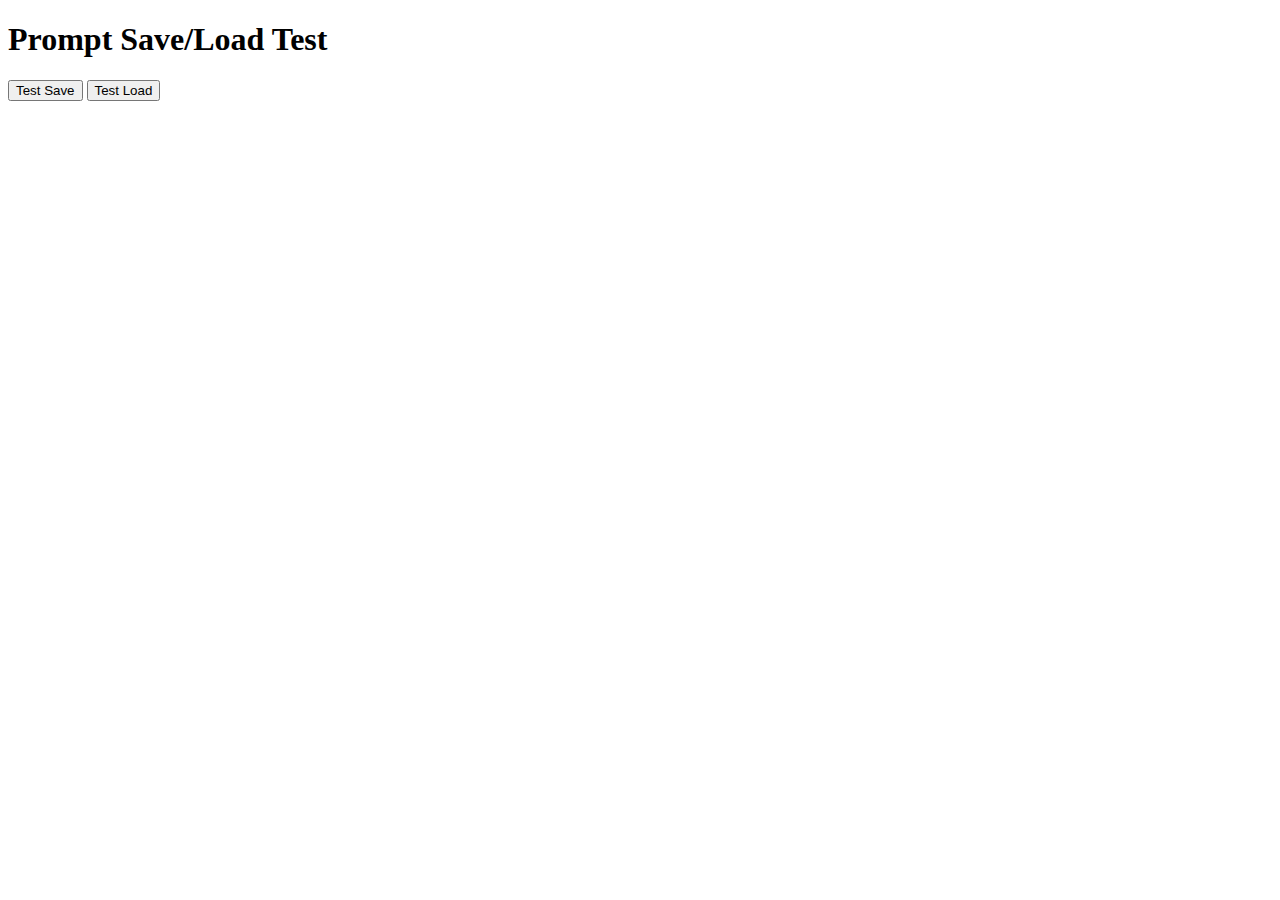
<file: test-prompts.html>
<!DOCTYPE html>
<html>
<head>
    <title>Test Prompt Save/Load</title>
</head>
<body>
    <h1>Prompt Save/Load Test</h1>
    
    <button id="testSave">Test Save</button>
    <button id="testLoad">Test Load</button>
    <div id="result"></div>

    <script src="src/promptSaver.js"></script>
    <script>
        const testPrompts = [
            { name: 'Test Helper', prompt: 'You are helpful' },
            { name: 'Test Writer', prompt: 'You are creative' }
        ];

        document.getElementById('testSave').onclick = function() {
            try {
                PromptSaver.saveToFile(testPrompts, 'test_prompts.json');
                document.getElementById('result').textContent = 'Save initiated - check your downloads';
            } catch (error) {
                document.getElementById('result').textContent = 'Error: ' + error.message;
            }
        };

        document.getElementById('testLoad').onclick = async function() {
            try {
                const loaded = await PromptSaver.loadFromFile();
                document.getElementById('result').textContent = 'Loaded ' + loaded.length + ' prompts: ' + JSON.stringify(loaded, null, 2);
            } catch (error) {
                document.getElementById('result').textContent = 'Error: ' + error.message;
            }
        };
    </script>
</body>
</html>
</file>
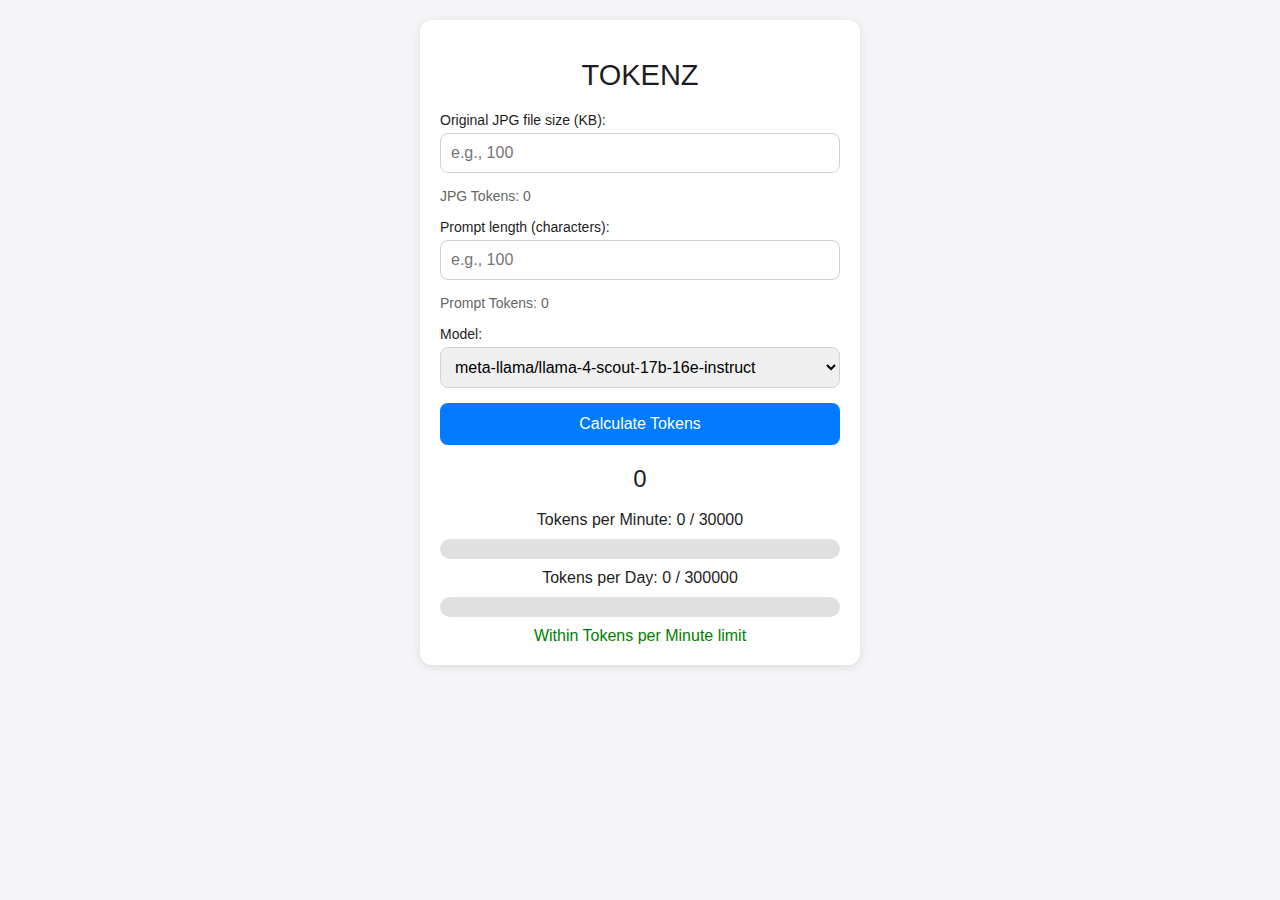
<file: token_calculator.html>
<!DOCTYPE html>
<html lang="en">
<head>
    <meta charset="UTF-8">
    <meta name="viewport" content="width=device-width, initial-scale=1.0">
    <title>Groq Token Calculator</title>
    <style>
        body {
            font-family: -apple-system, BlinkMacSystemFont, 'SF Pro Display', sans-serif;
            margin: 20px;
            background-color: #f5f5f7;
            color: #1d1d1f;
        }
        .container {
            max-width: 400px;
            margin: 0 auto;
            background: white;
            padding: 20px;
            border-radius: 12px;
            box-shadow: 0 2px 10px rgba(0,0,0,0.1);
        }
        h1 {
            text-align: center;
            font-weight: 300;
        }
        label {
            display: block;
            margin-bottom: 5px;
            font-size: 14px;
            font-family: 'SF Pro Text', -apple-system, sans-serif;
        }
        input {
            width: 100%;
            border: 1px solid #d1d1d6;
            border-radius: 8px;
            padding: 10px;
            font-size: 16px;
            box-sizing: border-box;
            margin-bottom: 15px;
        }
        input:focus, select:focus {
            outline: none;
            border-color: #007aff;
            box-shadow: 0 0 0 2px rgba(0,122,255,0.2);
        }
        select {
            width: 100%;
            border: 1px solid #d1d1d6;
            border-radius: 8px;
            padding: 10px;
            font-size: 16px;
            box-sizing: border-box;
            margin-bottom: 15px;
        }
        button {
            width: 100%;
            background: #007aff;
            color: white;
            border: none;
            border-radius: 8px;
            padding: 12px;
            font-size: 16px;
            cursor: pointer;
        }
        button:hover {
            background: #0056cc;
        }
        #result {
            margin-top: 20px;
            text-align: center;
            font-size: 16px;
            font-family: 'SF Pro Text', -apple-system, sans-serif;
        }
        .progress-bar {
            width: 100%;
            height: 20px;
            background: #e0e0e0;
            border-radius: 10px;
            overflow: hidden;
            margin: 10px 0;
        }
        .progress {
            height: 100%;
            border-radius: 10px;
            transition: width 0.3s;
        }
        .red .progress {
            background: red;
        }
        .orange .progress {
            background: orange;
        }
        #jpgTokens, #promptTokens {
            font-family: 'SF Pro Text', -apple-system, sans-serif;
        }
    </style>
</head>
<body>
    <div class="container">
        <h1 style="font-size: 29px; font-weight: 500; font-family: 'SF Pro Text', -apple-system, sans-serif;">TOKENZ</h1>
        <label for="fileSize">Original JPG file size (KB):</label>
        <input type="number" id="fileSize" placeholder="e.g., 100" oninput="updateTokens()">
        <div id="jpgTokens" style="margin-bottom: 15px; font-size: 14px; color: #666;">JPG Tokens: 0</div>

        <label for="promptChars">Prompt length (characters):</label>
        <input type="number" id="promptChars" placeholder="e.g., 100" oninput="updateTokens()">
        <div id="promptTokens" style="margin-bottom: 15px; font-size: 14px; color: #666;">Prompt Tokens: 0</div>

        <label for="model">Model:</label>
        <select id="model">
            <option value="scout">meta-llama/llama-4-scout-17b-16e-instruct</option>
            <option value="maverick">meta-llama/llama-4-maverick-17b-128e-instruct</option>
        </select>

        <button onclick="calculate()">Calculate Tokens</button>
        
        <div id="result"></div>
    </div>

    <script>
        function updateTokens() {
            const jpgSizeKB = parseInt(document.getElementById('fileSize').value) || 0;
            const promptChars = parseInt(document.getElementById('promptChars').value) || 0;
            const base64SizeKB = jpgSizeKB * (4 / 3);
            const jpgTokens = Math.ceil((base64SizeKB * 1024) / 4);
            const promptTokens = Math.ceil(promptChars / 4);
            document.getElementById('jpgTokens').innerText = `JPG Tokens: ${jpgTokens}`;
            document.getElementById('promptTokens').innerText = `Prompt Tokens: ${promptTokens}`;
        }

        function calculate() {
            const jpgTokens = parseInt(document.getElementById('jpgTokens').innerText.split(': ')[1]) || 0;
            const promptTokens = parseInt(document.getElementById('promptTokens').innerText.split(': ')[1]) || 0;
            const totalTokens = jpgTokens + promptTokens;
            const model = document.getElementById('model').value;
            let tpm, tpd;
            if (model === 'scout') {
                tpm = 30000;
                tpd = 300000;
            } else {
                tpm = 6000;
                tpd = 300000;
            }
            const tpmPercent = Math.min((totalTokens / tpm) * 100, 100);
            const tpdPercent = Math.min((totalTokens / tpd) * 100, 100);
            let resultText = `<span style="font-size: 24px; font-weight: 500; font-family: 'SF Pro Text', -apple-system, sans-serif;">${totalTokens}</span><br><br>`;
            resultText += `Tokens per Minute: ${totalTokens} / ${tpm}<br>`;
            resultText += `<div class="progress-bar red"><div class="progress" style="width: ${tpmPercent}%"></div></div>`;
            resultText += `Tokens per Day: ${totalTokens} / ${tpd}<br>`;
            resultText += `<div class="progress-bar orange"><div class="progress" style="width: ${tpdPercent}%"></div></div>`;
            if (totalTokens > tpm) {
                resultText += '<span style="color: red;">Exceeds Tokens per Minute limit!</span>';
            } else {
                resultText += '<span style="color: green;">Within Tokens per Minute limit</span>';
            }
            document.getElementById('result').innerHTML = resultText;
        }

        window.onload = function() {
            updateTokens();
            calculate();
        };
    </script>
</body>
</html>
</file>
